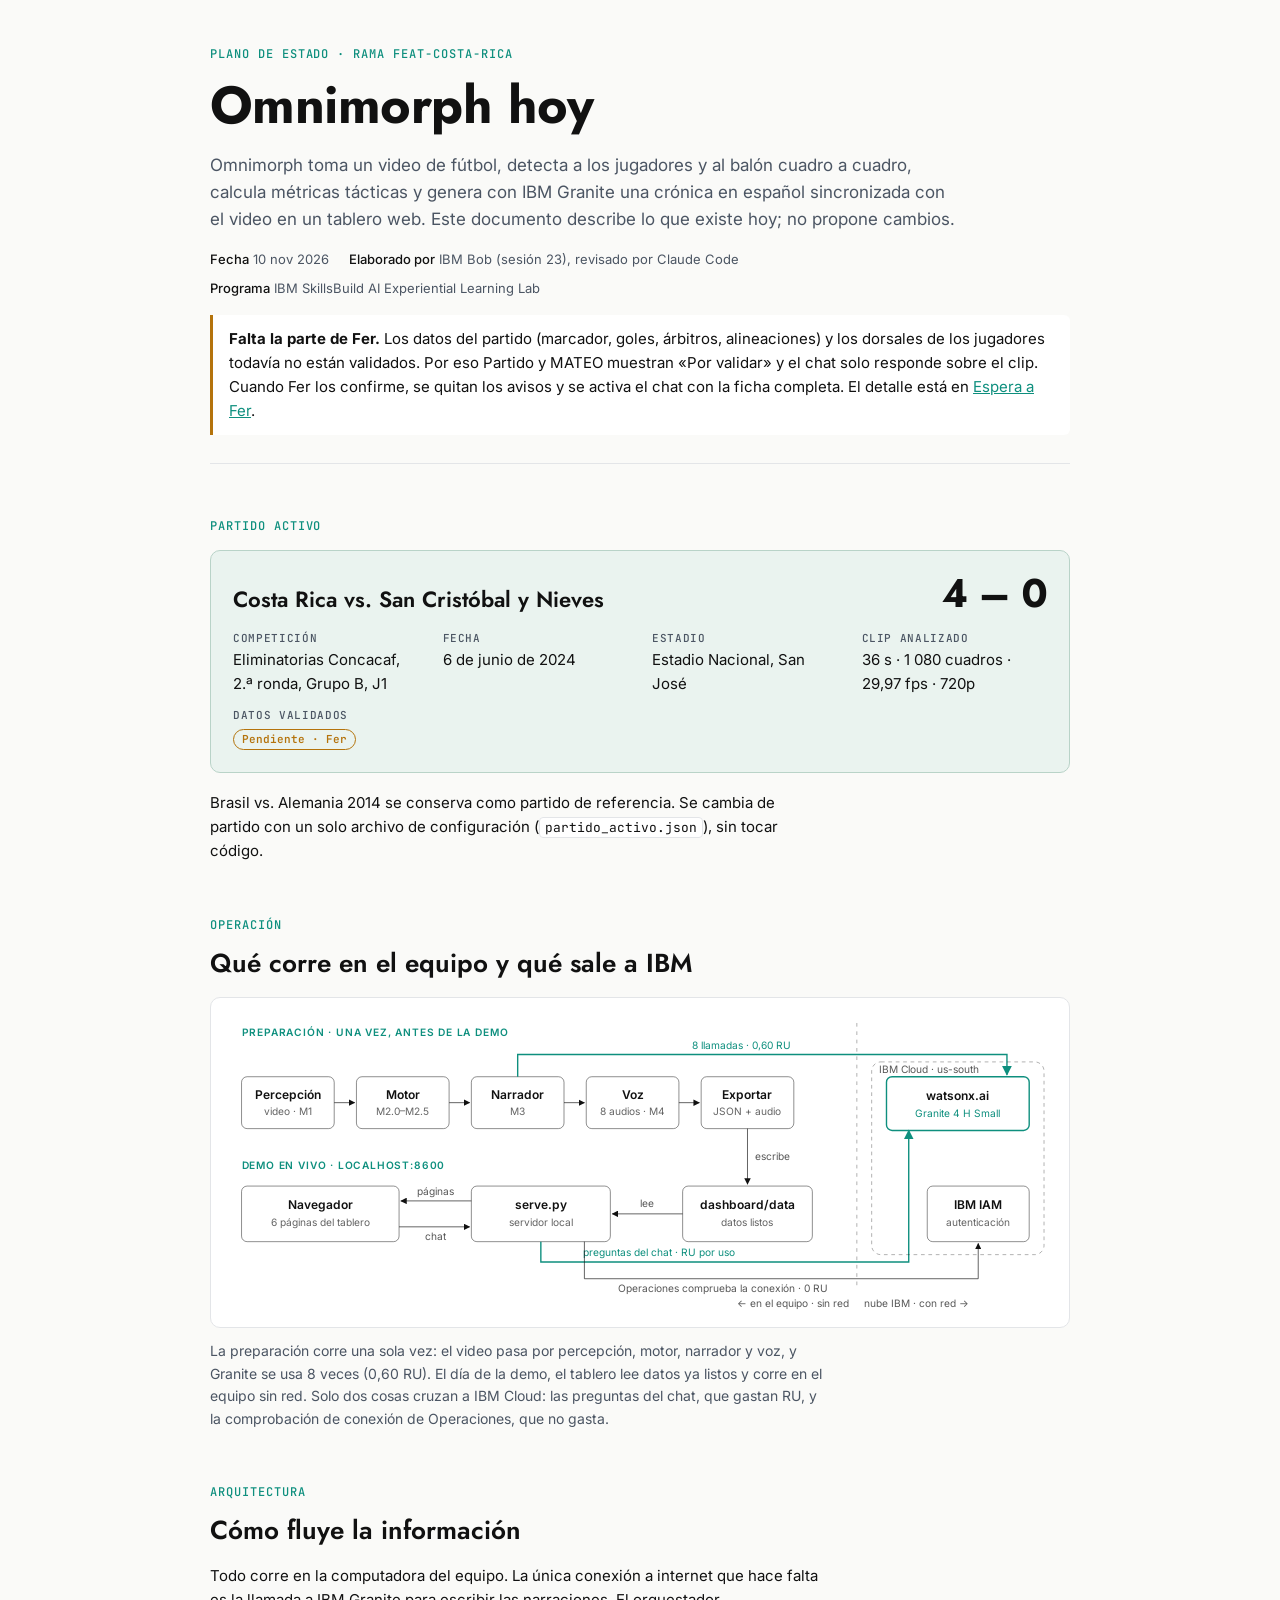
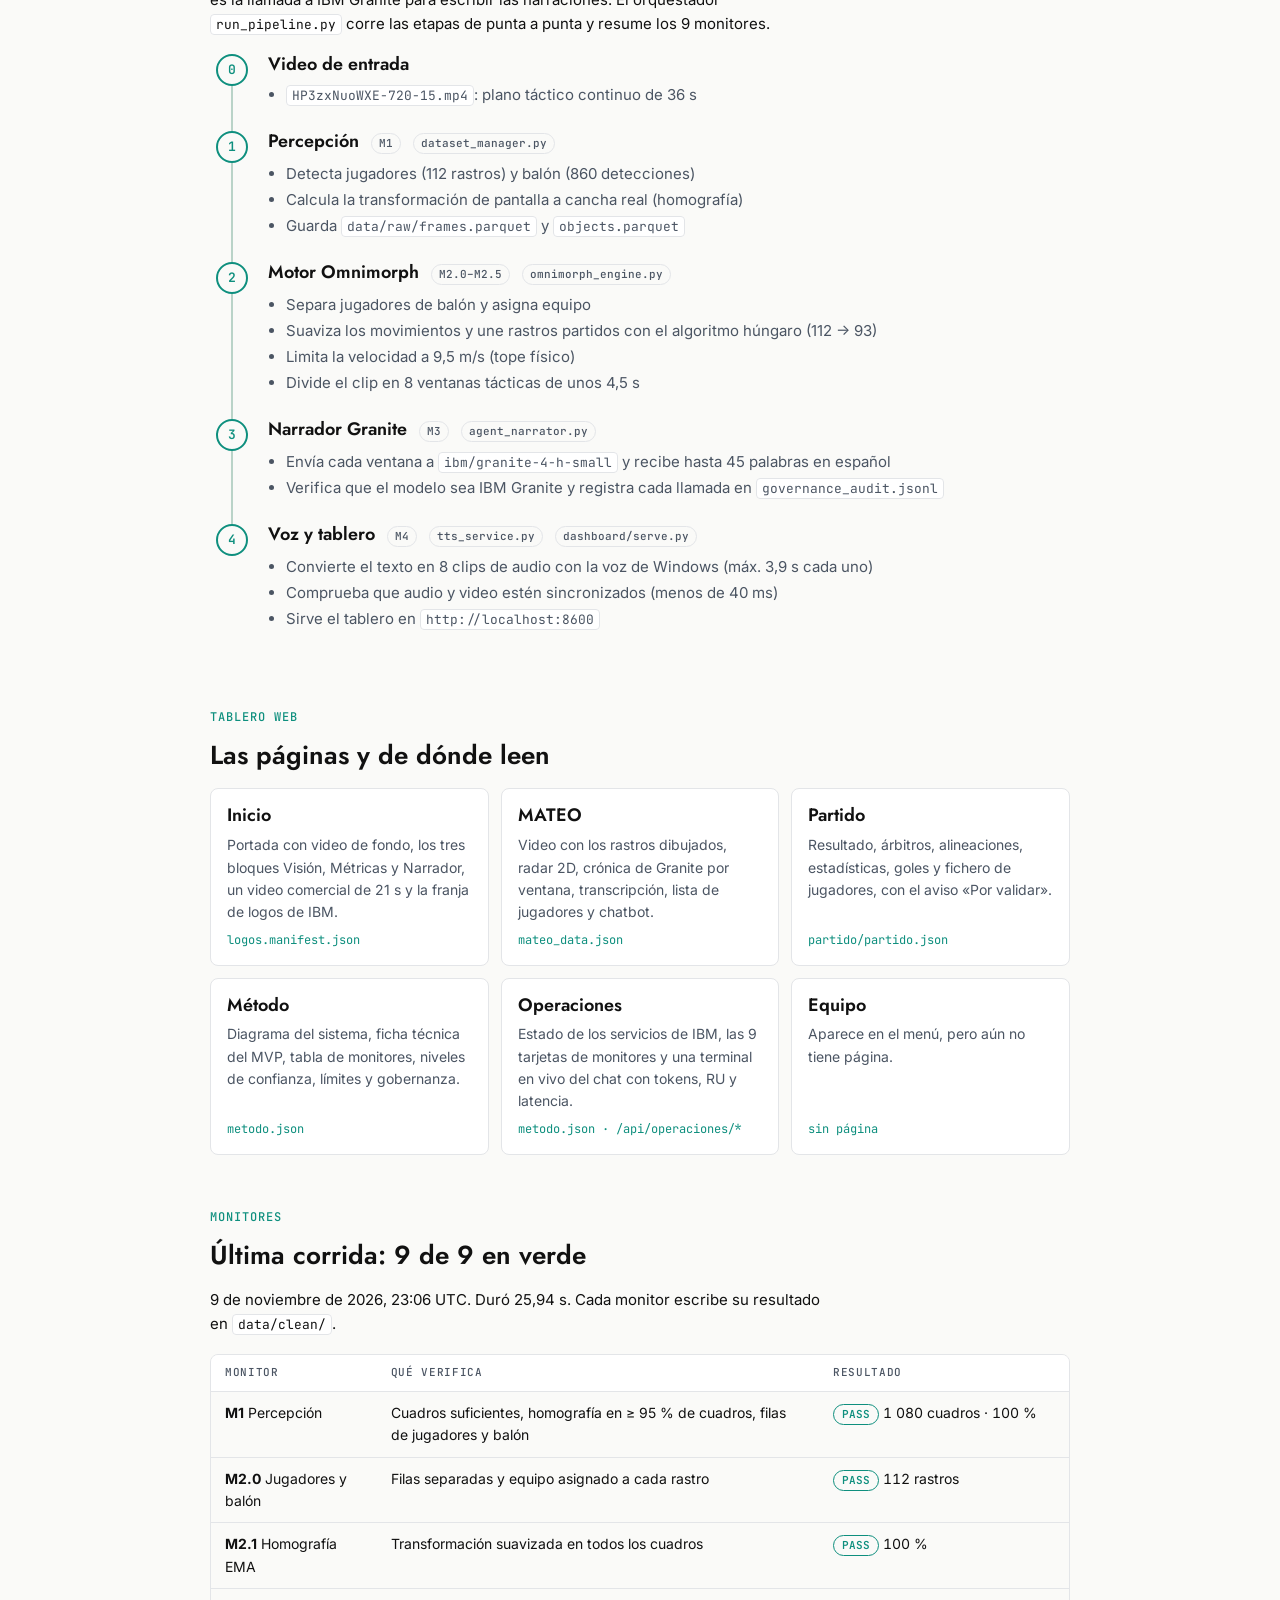
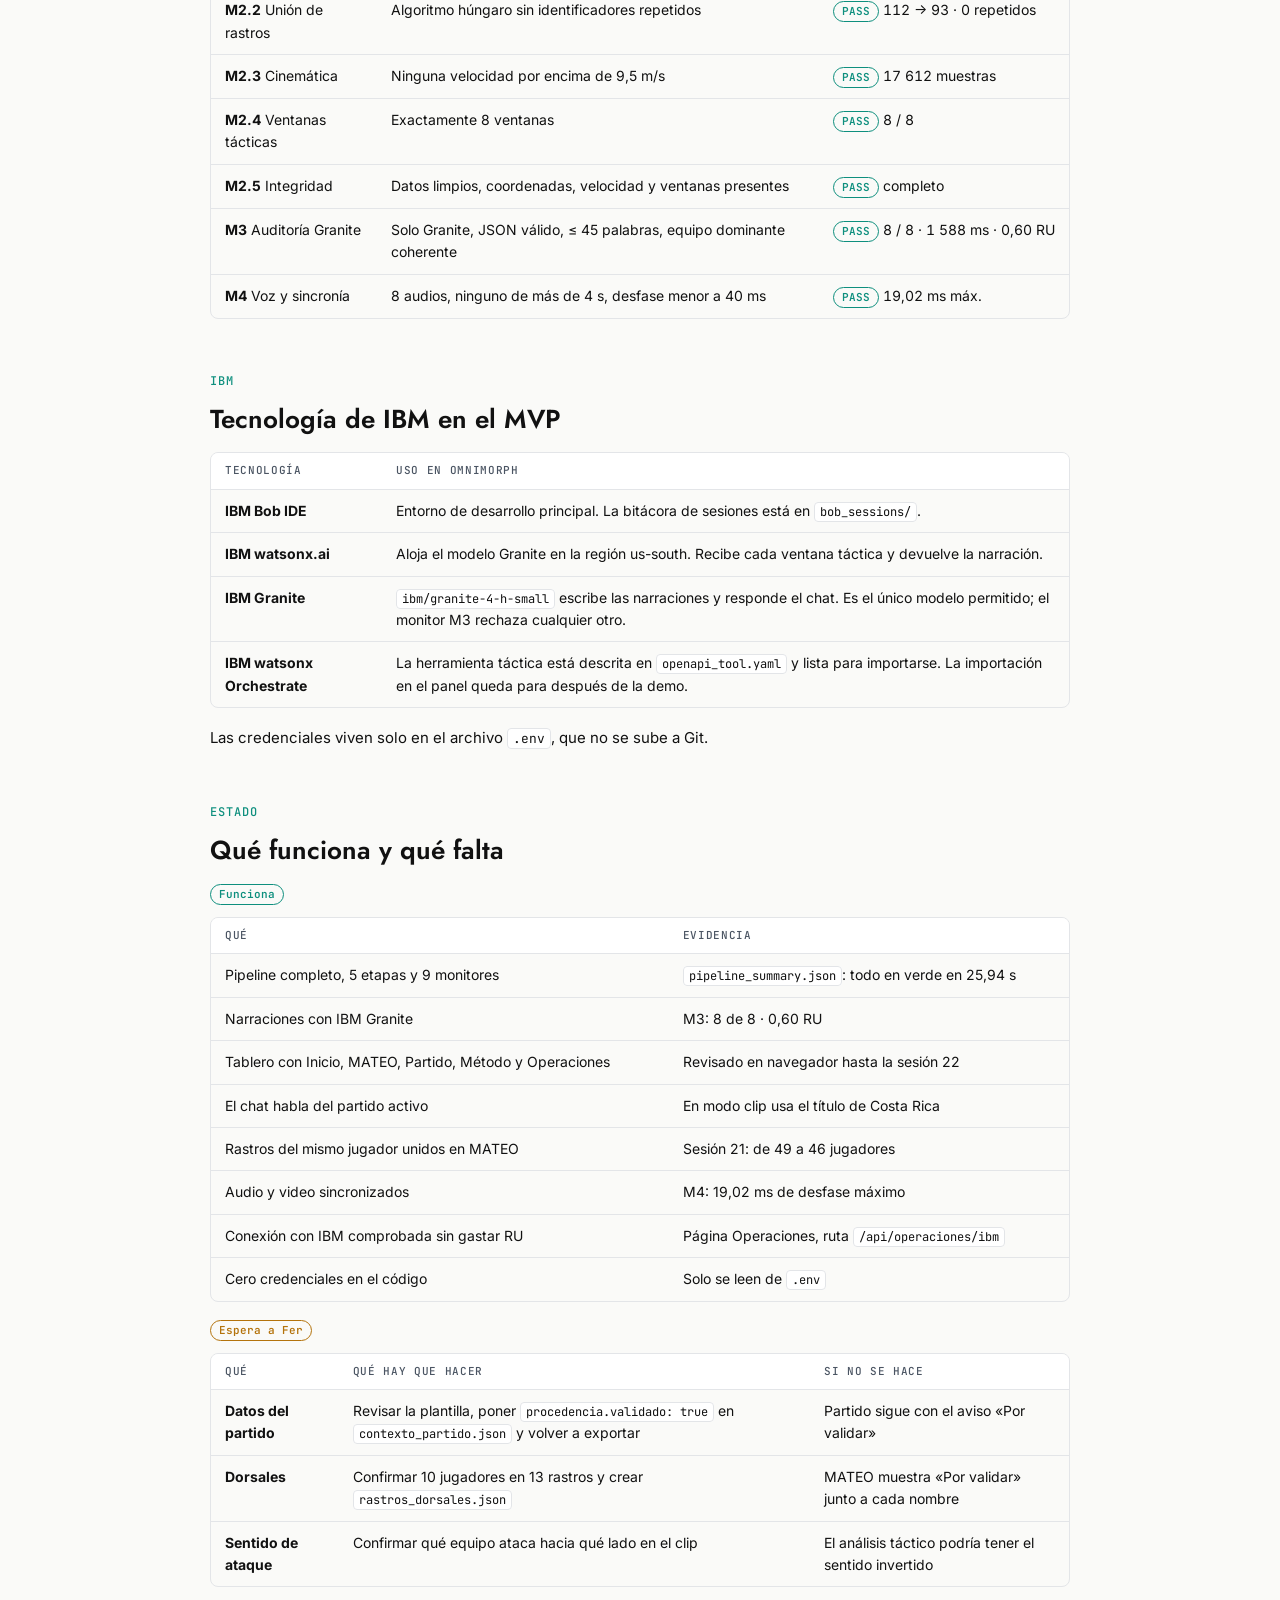
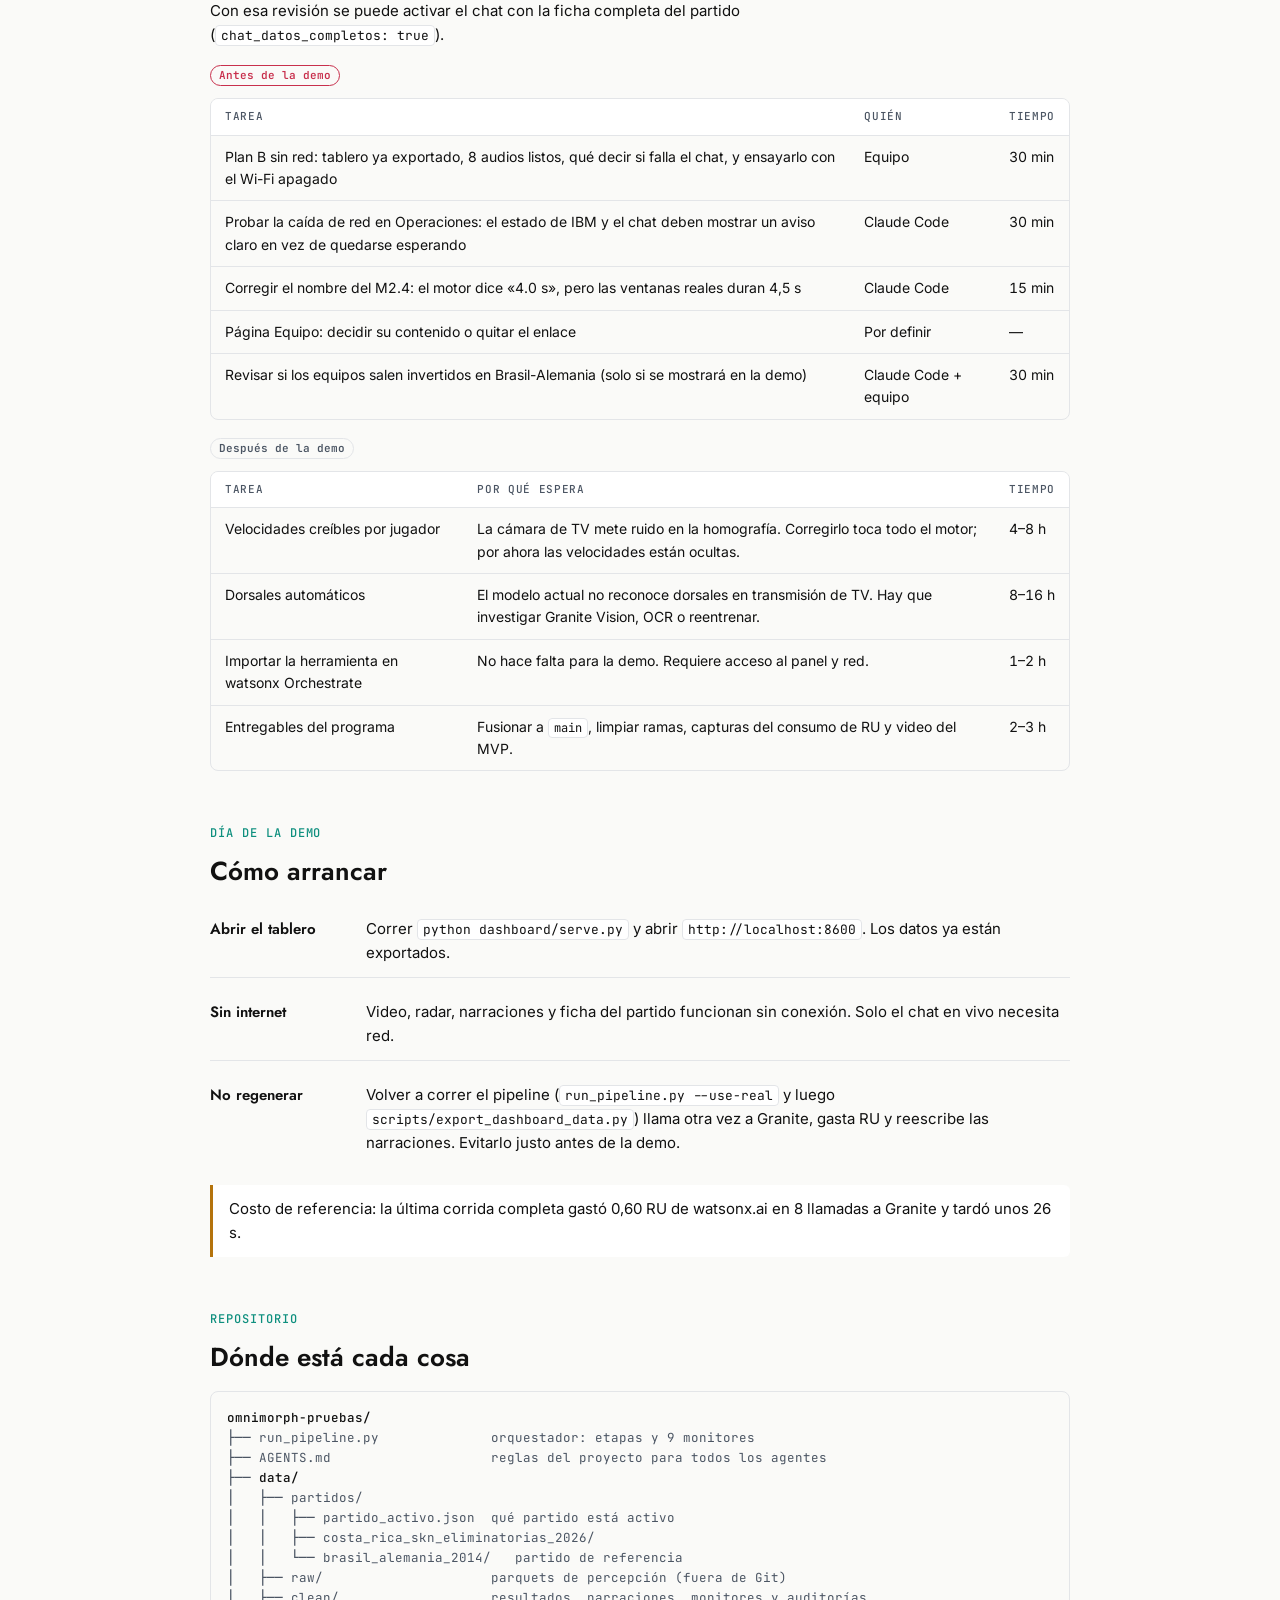
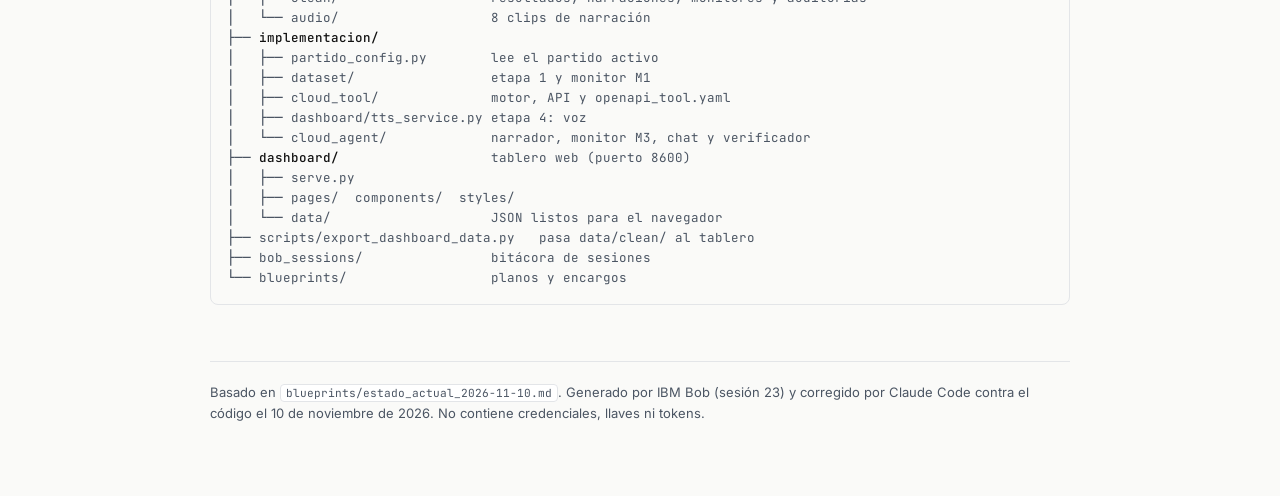
<file: blueprints/omnimorph_estado_actual.html>
<!doctype html>
<html lang="es">
<meta charset="utf-8">
<meta name="viewport" content="width=device-width, initial-scale=1">
<title>Omnimorph hoy</title>
<meta name="claude:viewport-fit-sides" content="cover">
<link rel="stylesheet" href="https://fonts.googleapis.com/css2?family=Jost:wght@500;600;700&family=Inter:wght@400;500;600&family=JetBrains+Mono:wght@400;500&display=swap">
<style>
/* Layout: una columna de lectura (≈ 70ch) con bandas de sección; tablas y diagrama con scroll propio. Paleta tomada del tablero Omnimorph (oscuro primero). */
:root {
  --bg: #111111;
  --surface: #1A1A1A;
  --border: #2A2A2A;
  --fg: #FFFFFF;
  --soft: #A1A1AE;
  --ok: #1FC8B0;
  --warn: #F5A623;
  --alert: #F24E6B;
  --pitch: #0E1A16;
  --pitch-line: #2A4A3E;
  --font-head: 'Jost', 'Segoe UI', system-ui, sans-serif;
  --font-body: 'Inter', 'Segoe UI', system-ui, sans-serif;
  --font-mono: 'JetBrains Mono', Consolas, monospace;
  color-scheme: dark;
}
@media (prefers-color-scheme: light) {
  :root:not([data-theme="dark"]) {
    --bg: #FAFAF8; --surface: #FFFFFF; --border: #E3E5E8; --fg: #111111; --soft: #4B5563;
    --ok: #0E8F7E; --warn: #B4730C; --alert: #C8304D; --pitch: #EAF3EF; --pitch-line: #B9D3C8;
    color-scheme: light;
  }
}
:root[data-theme="light"] {
  --bg: #FAFAF8; --surface: #FFFFFF; --border: #E3E5E8; --fg: #111111; --soft: #4B5563;
  --ok: #0E8F7E; --warn: #B4730C; --alert: #C8304D; --pitch: #EAF3EF; --pitch-line: #B9D3C8;
  color-scheme: light;
}
* { box-sizing: border-box; }
body {
  background: var(--bg); color: var(--fg);
  font: 15px/1.6 var(--font-body);
  padding-left: max(16px, env(safe-area-inset-left, 0px));
  padding-right: max(16px, env(safe-area-inset-right, 0px));
  padding-block: 40px 64px;
}
main { max-width: 860px; margin: 0 auto; display: flex; flex-direction: column; gap: 56px; }
h1, h2, h3 { font-family: var(--font-head); text-wrap: balance; margin: 0; line-height: 1.15; }
h1 { font-size: clamp(34px, 6vw, 52px); font-weight: 700; letter-spacing: -0.01em; }
h2 { font-size: 26px; font-weight: 600; }
h3 { font-size: 18px; font-weight: 600; }
p { margin: 0; max-width: 68ch; }
code, .mono { font-family: var(--font-mono); font-size: 0.86em; }
code { background: var(--surface); border: 1px solid var(--border); border-radius: 4px; padding: 1px 5px; overflow-wrap: anywhere; }
.eyebrow { font: 500 12px/1 var(--font-mono); letter-spacing: 0.08em; text-transform: uppercase; color: var(--ok); }
section { display: flex; flex-direction: column; gap: 18px; min-width: 0; }
.lead { color: var(--soft); font-size: 17px; }
header { display: flex; flex-direction: column; gap: 16px; padding-bottom: 28px; border-bottom: 1px solid var(--border); }
.meta { display: flex; flex-wrap: wrap; gap: 8px 20px; color: var(--soft); font-size: 13px; }
.meta b { color: var(--fg); font-weight: 500; }

/* Ficha del partido como marcador */
.score {
  background: var(--pitch); border: 1px solid var(--pitch-line); border-radius: 10px;
  padding: 22px; display: grid; gap: 18px;
}
.score-line { display: flex; flex-wrap: wrap; align-items: baseline; justify-content: space-between; gap: 8px 16px; }
.score-teams { font: 600 22px/1.2 var(--font-head); }
.score-num { font: 700 40px/1 var(--font-head); font-variant-numeric: tabular-nums; }
.facts { display: grid; grid-template-columns: repeat(auto-fit, minmax(170px, 1fr)); gap: 12px 24px; margin: 0; }
.facts div { min-width: 0; }
.facts dt { font: 500 11px/1.4 var(--font-mono); letter-spacing: 0.06em; text-transform: uppercase; color: var(--soft); }
.facts dd { margin: 2px 0 0; }

/* Pipeline */
.flow { display: grid; gap: 0; }
.stage { display: grid; grid-template-columns: 44px 1fr; gap: 14px; }
.rail { display: flex; flex-direction: column; align-items: center; }
.dot { width: 32px; height: 32px; border-radius: 50%; border: 2px solid var(--ok); display: grid; place-items: center; font: 600 13px var(--font-mono); color: var(--ok); flex: none; }
.line { flex: 1; width: 2px; background: var(--pitch-line); min-height: 16px; }
.stage:last-child .line { display: none; }
.stage-body { padding-bottom: 22px; min-width: 0; display: flex; flex-direction: column; gap: 6px; }
.stage-head { display: flex; flex-wrap: wrap; gap: 6px 12px; align-items: baseline; }
.tag { font: 500 11px/1 var(--font-mono); padding: 4px 7px; border-radius: 999px; border: 1px solid var(--border); color: var(--soft); white-space: nowrap; }
.stage ul { margin: 0; padding-left: 18px; color: var(--soft); }
.stage li { margin: 2px 0; }

/* Tablas */
.table-wrap { overflow-x: auto; border: 1px solid var(--border); border-radius: 8px; }
table { width: 100%; border-collapse: collapse; font-size: 14px; min-width: 560px; }
th, td { text-align: left; vertical-align: top; padding: 10px 14px; border-bottom: 1px solid var(--border); }
th { font: 500 11px/1.4 var(--font-mono); letter-spacing: 0.06em; text-transform: uppercase; color: var(--soft); background: var(--surface); }
tr:last-child td { border-bottom: 0; }
td.num { font-variant-numeric: tabular-nums; white-space: nowrap; }

.pill { display: inline-block; font: 600 11px/1 var(--font-mono); padding: 4px 8px; border-radius: 999px; white-space: nowrap; }
.pill.ok { color: var(--ok); border: 1px solid var(--ok); }
.pill.warn { color: var(--warn); border: 1px solid var(--warn); }
.pill.alert { color: var(--alert); border: 1px solid var(--alert); }

/* Páginas */
.pages { display: grid; grid-template-columns: repeat(auto-fit, minmax(240px, 1fr)); gap: 12px; }
.page { border: 1px solid var(--border); border-radius: 8px; padding: 16px; display: flex; flex-direction: column; gap: 8px; min-width: 0; background: var(--surface); }
.page p { color: var(--soft); font-size: 14px; }
.page .src { font: 12px/1.4 var(--font-mono); color: var(--ok); overflow-wrap: anywhere; margin-top: auto; }

/* Estado */
.status-group { display: flex; flex-direction: column; gap: 12px; }
.status-title { display: flex; align-items: center; gap: 10px; }
.callout { border-left: 3px solid var(--warn); padding: 12px 16px; background: var(--surface); border-radius: 0 6px 6px 0; }
.callout p { max-width: none; }

pre.tree { margin: 0; padding: 16px; font: 12.5px/1.6 var(--font-mono); color: var(--soft); white-space: pre; }
pre.tree b { color: var(--fg); font-weight: 500; }
.demo-steps { display: grid; gap: 10px; margin: 0; padding: 0; list-style: none; }
.demo-steps li { display: grid; grid-template-columns: 140px 1fr; gap: 4px 16px; padding: 12px 0; border-bottom: 1px solid var(--border); }
.demo-steps li:last-child { border-bottom: 0; }
.demo-steps b { font-family: var(--font-head); font-weight: 600; }
@media (max-width: 560px) { .demo-steps li { grid-template-columns: 1fr; } }
figure.ops { margin: 0; display: flex; flex-direction: column; gap: 12px; }
.ops-scroll { overflow-x: auto; border: 1px solid var(--border); border-radius: 10px; background: var(--surface); padding: 12px; }
.ops-scroll svg { display: block; width: 100%; min-width: 720px; height: auto; color: var(--fg); }
figure.ops figcaption { color: var(--soft); font-size: 14px; max-width: 68ch; }
footer { color: var(--soft); font-size: 13px; border-top: 1px solid var(--border); padding-top: 20px; }
a { color: var(--ok); }
:focus-visible { outline: 2px solid var(--ok); outline-offset: 2px; }
</style>

<main>
  <header>
    <span class="eyebrow">Plano de estado · rama feat-costa-rica</span>
    <h1>Omnimorph hoy</h1>
    <p class="lead">Omnimorph toma un video de fútbol, detecta a los jugadores y al balón cuadro a cuadro, calcula métricas tácticas y genera con IBM Granite una crónica en español sincronizada con el video en un tablero web. Este documento describe lo que existe hoy; no propone cambios.</p>
    <div class="meta">
      <span><b>Fecha</b> 10 nov 2026</span>
      <span><b>Elaborado por</b> IBM Bob (sesión 23), revisado por Claude Code</span>
      <span><b>Programa</b> IBM SkillsBuild AI Experiential Learning Lab</span>
    </div>
    <div class="callout">
      <p><b>Falta la parte de Fer.</b> Los datos del partido (marcador, goles, árbitros, alineaciones) y los dorsales de los jugadores todavía no están validados. Por eso Partido y MATEO muestran «Por validar» y el chat solo responde sobre el clip. Cuando Fer los confirme, se quitan los avisos y se activa el chat con la ficha completa. El detalle está en <a href="#fer">Espera a Fer</a>.</p>
    </div>
  </header>

  <section>
    <span class="eyebrow">Partido activo</span>
    <div class="score">
      <div class="score-line">
        <span class="score-teams">Costa Rica vs. San Cristóbal y Nieves</span>
        <span class="score-num">4 – 0</span>
      </div>
      <dl class="facts">
        <div><dt>Competición</dt><dd>Eliminatorias Concacaf, 2.ª ronda, Grupo B, J1</dd></div>
        <div><dt>Fecha</dt><dd>6 de junio de 2024</dd></div>
        <div><dt>Estadio</dt><dd>Estadio Nacional, San José</dd></div>
        <div><dt>Clip analizado</dt><dd>36 s · 1 080 cuadros · 29,97 fps · 720p</dd></div>
        <div><dt>Datos validados</dt><dd><span class="pill warn">Pendiente · Fer</span></dd></div>
      </dl>
    </div>
    <p>Brasil vs. Alemania 2014 se conserva como partido de referencia. Se cambia de partido con un solo archivo de configuración (<code>partido_activo.json</code>), sin tocar código.</p>
  </section>

  <section>
    <span class="eyebrow">Operación</span>
    <h2>Qué corre en el equipo y qué sale a IBM</h2>
    <figure class="ops">
      <div class="ops-scroll">
        <svg viewBox="0 0 900 330" role="img" aria-label="Flujo de operación: la preparación corre una vez y llama 8 veces a Granite; el día de la demo el tablero corre en el equipo sin red y solo el chat y la comprobación de Operaciones salen a IBM Cloud.">
          <defs>
            <marker id="a" viewBox="0 0 10 10" refX="9" refY="5" markerWidth="7" markerHeight="7" orient="auto-start-reverse"><path d="M0 0 L10 5 L0 10 z" fill="currentColor"/></marker>
            <marker id="ai" viewBox="0 0 10 10" refX="9" refY="5" markerWidth="7" markerHeight="7" orient="auto-start-reverse"><path d="M0 0 L10 5 L0 10 z" style="fill:var(--ok)"/></marker>
          </defs>
          <g font-family="Inter, Segoe UI, sans-serif" fill="currentColor">
            <!-- Frontera de red -->
            <line x1="684" y1="14" x2="684" y2="300" stroke="currentColor" stroke-opacity="0.35" stroke-dasharray="4 5"/>
            <text x="676" y="320" font-size="11" text-anchor="end" fill-opacity="0.7">← en el equipo · sin red</text>
            <text x="692" y="320" font-size="11" fill-opacity="0.7">nube IBM · con red →</text>

            <!-- Banda 1: preparación -->
            <text x="20" y="28" font-size="11" font-weight="600" letter-spacing="0.08em" style="fill:var(--ok)">PREPARACIÓN · UNA VEZ, ANTES DE LA DEMO</text>
            <g fill="none" stroke="currentColor" stroke-opacity="0.5">
              <rect x="20" y="72" width="100" height="56" rx="6"/>
              <rect x="144" y="72" width="100" height="56" rx="6"/>
              <rect x="268" y="72" width="100" height="56" rx="6"/>
              <rect x="392" y="72" width="100" height="56" rx="6"/>
              <rect x="516" y="72" width="100" height="56" rx="6"/>
            </g>
            <g font-size="13" font-weight="600" text-anchor="middle">
              <text x="70" y="96">Percepción</text>
              <text x="194" y="96">Motor</text>
              <text x="318" y="96">Narrador</text>
              <text x="442" y="96">Voz</text>
              <text x="566" y="96">Exportar</text>
            </g>
            <g font-size="11" text-anchor="middle" fill-opacity="0.65">
              <text x="70" y="113">video · M1</text>
              <text x="194" y="113">M2.0–M2.5</text>
              <text x="318" y="113">M3</text>
              <text x="442" y="113">8 audios · M4</text>
              <text x="566" y="113">JSON + audio</text>
            </g>
            <g stroke="currentColor" stroke-opacity="0.7" marker-end="url(#a)">
              <line x1="120" y1="100" x2="142" y2="100"/>
              <line x1="244" y1="100" x2="266" y2="100"/>
              <line x1="368" y1="100" x2="390" y2="100"/>
              <line x1="492" y1="100" x2="514" y2="100"/>
            </g>

            <!-- Narrador a Granite -->
            <path d="M318 72 V48 H846 V70" fill="none" style="stroke:var(--ok)" stroke-width="1.5" marker-end="url(#ai)"/>
            <text x="560" y="42" font-size="11" text-anchor="middle" style="fill:var(--ok)">8 llamadas · 0,60 RU</text>

            <!-- Exportar a datos -->
            <line x1="566" y1="128" x2="566" y2="188" stroke="currentColor" stroke-opacity="0.7" marker-end="url(#a)"/>
            <text x="574" y="162" font-size="11" fill-opacity="0.7">escribe</text>

            <!-- Banda 2: demo en vivo -->
            <text x="20" y="172" font-size="11" font-weight="600" letter-spacing="0.08em" style="fill:var(--ok)">DEMO EN VIVO · LOCALHOST:8600</text>
            <g fill="none" stroke="currentColor" stroke-opacity="0.5">
              <rect x="20" y="190" width="170" height="60" rx="6"/>
              <rect x="268" y="190" width="150" height="60" rx="6"/>
              <rect x="496" y="190" width="140" height="60" rx="6"/>
            </g>
            <g font-size="13" font-weight="600" text-anchor="middle">
              <text x="105" y="215">Navegador</text>
              <text x="343" y="215">serve.py</text>
              <text x="566" y="215">dashboard/data</text>
            </g>
            <g font-size="11" text-anchor="middle" fill-opacity="0.65">
              <text x="105" y="233">6 páginas del tablero</text>
              <text x="343" y="233">servidor local</text>
              <text x="566" y="233">datos listos</text>
            </g>
            <line x1="496" y1="220" x2="420" y2="220" stroke="currentColor" stroke-opacity="0.7" marker-end="url(#a)"/>
            <text x="458" y="213" font-size="11" text-anchor="middle" fill-opacity="0.7">lee</text>
            <line x1="268" y1="206" x2="192" y2="206" stroke="currentColor" stroke-opacity="0.7" marker-end="url(#a)"/>
            <text x="229" y="200" font-size="11" text-anchor="middle" fill-opacity="0.7">páginas</text>
            <line x1="190" y1="234" x2="266" y2="234" stroke="currentColor" stroke-opacity="0.7" marker-end="url(#a)"/>
            <text x="229" y="248" font-size="11" text-anchor="middle" fill-opacity="0.7">chat</text>

            <!-- Salidas a IBM durante la demo -->
            <path d="M343 250 V272 H740 V130" fill="none" style="stroke:var(--ok)" stroke-width="1.5" marker-end="url(#ai)"/>
            <text x="470" y="266" font-size="11" text-anchor="middle" style="fill:var(--ok)">preguntas del chat · RU por uso</text>
            <path d="M390 250 V290 H815 V252" fill="none" stroke="currentColor" stroke-opacity="0.7" marker-end="url(#a)"/>
            <text x="540" y="304" font-size="11" text-anchor="middle" fill-opacity="0.7">Operaciones comprueba la conexión · 0 RU</text>

            <!-- Nube IBM -->
            <rect x="700" y="56" width="186" height="208" rx="10" fill="none" stroke="currentColor" stroke-opacity="0.35" stroke-dasharray="4 4"/>
            <text x="708" y="68" font-size="11" fill-opacity="0.7">IBM Cloud · us-south</text>
            <rect x="716" y="72" width="154" height="58" rx="6" fill="none" style="stroke:var(--ok)" stroke-width="1.5"/>
            <text x="793" y="97" font-size="13" font-weight="600" text-anchor="middle">watsonx.ai</text>
            <text x="793" y="115" font-size="11" text-anchor="middle" style="fill:var(--ok)">Granite 4 H Small</text>
            <rect x="760" y="190" width="110" height="60" rx="6" fill="none" stroke="currentColor" stroke-opacity="0.5"/>
            <text x="815" y="215" font-size="13" font-weight="600" text-anchor="middle">IBM IAM</text>
            <text x="815" y="233" font-size="11" text-anchor="middle" fill-opacity="0.65">autenticación</text>
          </g>
        </svg>
      </div>
      <figcaption>La preparación corre una sola vez: el video pasa por percepción, motor, narrador y voz, y Granite se usa 8 veces (0,60 RU). El día de la demo, el tablero lee datos ya listos y corre en el equipo sin red. Solo dos cosas cruzan a IBM Cloud: las preguntas del chat, que gastan RU, y la comprobación de conexión de Operaciones, que no gasta.</figcaption>
    </figure>
  </section>

  <section>
    <span class="eyebrow">Arquitectura</span>
    <h2>Cómo fluye la información</h2>
    <p>Todo corre en la computadora del equipo. La única conexión a internet que hace falta es la llamada a IBM Granite para escribir las narraciones. El orquestador <code>run_pipeline.py</code> corre las etapas de punta a punta y resume los 9 monitores.</p>
    <div class="flow">
      <div class="stage">
        <div class="rail"><span class="dot">0</span><span class="line"></span></div>
        <div class="stage-body">
          <div class="stage-head"><h3>Video de entrada</h3></div>
          <ul><li><code>HP3zxNuoWXE-720-15.mp4</code>: plano táctico continuo de 36 s</li></ul>
        </div>
      </div>
      <div class="stage">
        <div class="rail"><span class="dot">1</span><span class="line"></span></div>
        <div class="stage-body">
          <div class="stage-head"><h3>Percepción</h3><span class="tag">M1</span><span class="tag">dataset_manager.py</span></div>
          <ul>
            <li>Detecta jugadores (112 rastros) y balón (860 detecciones)</li>
            <li>Calcula la transformación de pantalla a cancha real (homografía)</li>
            <li>Guarda <code>data/raw/frames.parquet</code> y <code>objects.parquet</code></li>
          </ul>
        </div>
      </div>
      <div class="stage">
        <div class="rail"><span class="dot">2</span><span class="line"></span></div>
        <div class="stage-body">
          <div class="stage-head"><h3>Motor Omnimorph</h3><span class="tag">M2.0–M2.5</span><span class="tag">omnimorph_engine.py</span></div>
          <ul>
            <li>Separa jugadores de balón y asigna equipo</li>
            <li>Suaviza los movimientos y une rastros partidos con el algoritmo húngaro (112 → 93)</li>
            <li>Limita la velocidad a 9,5 m/s (tope físico)</li>
            <li>Divide el clip en 8 ventanas tácticas de unos 4,5 s</li>
          </ul>
        </div>
      </div>
      <div class="stage">
        <div class="rail"><span class="dot">3</span><span class="line"></span></div>
        <div class="stage-body">
          <div class="stage-head"><h3>Narrador Granite</h3><span class="tag">M3</span><span class="tag">agent_narrator.py</span></div>
          <ul>
            <li>Envía cada ventana a <code>ibm/granite-4-h-small</code> y recibe hasta 45 palabras en español</li>
            <li>Verifica que el modelo sea IBM Granite y registra cada llamada en <code>governance_audit.jsonl</code></li>
          </ul>
        </div>
      </div>
      <div class="stage">
        <div class="rail"><span class="dot">4</span><span class="line"></span></div>
        <div class="stage-body">
          <div class="stage-head"><h3>Voz y tablero</h3><span class="tag">M4</span><span class="tag">tts_service.py</span><span class="tag">dashboard/serve.py</span></div>
          <ul>
            <li>Convierte el texto en 8 clips de audio con la voz de Windows (máx. 3,9 s cada uno)</li>
            <li>Comprueba que audio y video estén sincronizados (menos de 40 ms)</li>
            <li>Sirve el tablero en <code>http://localhost:8600</code></li>
          </ul>
        </div>
      </div>
    </div>
  </section>

  <section>
    <span class="eyebrow">Tablero web</span>
    <h2>Las páginas y de dónde leen</h2>
    <div class="pages">
      <article class="page"><h3>Inicio</h3><p>Portada con video de fondo, los tres bloques Visión, Métricas y Narrador, un video comercial de 21 s y la franja de logos de IBM.</p><span class="src">logos.manifest.json</span></article>
      <article class="page"><h3>MATEO</h3><p>Video con los rastros dibujados, radar 2D, crónica de Granite por ventana, transcripción, lista de jugadores y chatbot.</p><span class="src">mateo_data.json</span></article>
      <article class="page"><h3>Partido</h3><p>Resultado, árbitros, alineaciones, estadísticas, goles y fichero de jugadores, con el aviso «Por validar».</p><span class="src">partido/partido.json</span></article>
      <article class="page"><h3>Método</h3><p>Diagrama del sistema, ficha técnica del MVP, tabla de monitores, niveles de confianza, límites y gobernanza.</p><span class="src">metodo.json</span></article>
      <article class="page"><h3>Operaciones</h3><p>Estado de los servicios de IBM, las 9 tarjetas de monitores y una terminal en vivo del chat con tokens, RU y latencia.</p><span class="src">metodo.json · /api/operaciones/*</span></article>
      <article class="page"><h3>Equipo</h3><p>Aparece en el menú, pero aún no tiene página.</p><span class="src">sin página</span></article>
    </div>
  </section>

  <section>
    <span class="eyebrow">Monitores</span>
    <h2>Última corrida: 9 de 9 en verde</h2>
    <p>9 de noviembre de 2026, 23:06 UTC. Duró 25,94 s. Cada monitor escribe su resultado en <code>data/clean/</code>.</p>
    <div class="table-wrap">
      <table>
        <thead><tr><th>Monitor</th><th>Qué verifica</th><th>Resultado</th></tr></thead>
        <tbody>
          <tr><td><b>M1</b> Percepción</td><td>Cuadros suficientes, homografía en ≥ 95 % de cuadros, filas de jugadores y balón</td><td class="num"><span class="pill ok">PASS</span> 1 080 cuadros · 100 %</td></tr>
          <tr><td><b>M2.0</b> Jugadores y balón</td><td>Filas separadas y equipo asignado a cada rastro</td><td class="num"><span class="pill ok">PASS</span> 112 rastros</td></tr>
          <tr><td><b>M2.1</b> Homografía EMA</td><td>Transformación suavizada en todos los cuadros</td><td class="num"><span class="pill ok">PASS</span> 100 %</td></tr>
          <tr><td><b>M2.2</b> Unión de rastros</td><td>Algoritmo húngaro sin identificadores repetidos</td><td class="num"><span class="pill ok">PASS</span> 112 → 93 · 0 repetidos</td></tr>
          <tr><td><b>M2.3</b> Cinemática</td><td>Ninguna velocidad por encima de 9,5 m/s</td><td class="num"><span class="pill ok">PASS</span> 17 612 muestras</td></tr>
          <tr><td><b>M2.4</b> Ventanas tácticas</td><td>Exactamente 8 ventanas</td><td class="num"><span class="pill ok">PASS</span> 8 / 8</td></tr>
          <tr><td><b>M2.5</b> Integridad</td><td>Datos limpios, coordenadas, velocidad y ventanas presentes</td><td class="num"><span class="pill ok">PASS</span> completo</td></tr>
          <tr><td><b>M3</b> Auditoría Granite</td><td>Solo Granite, JSON válido, ≤ 45 palabras, equipo dominante coherente</td><td class="num"><span class="pill ok">PASS</span> 8 / 8 · 1 588 ms · 0,60 RU</td></tr>
          <tr><td><b>M4</b> Voz y sincronía</td><td>8 audios, ninguno de más de 4 s, desfase menor a 40 ms</td><td class="num"><span class="pill ok">PASS</span> 19,02 ms máx.</td></tr>
        </tbody>
      </table>
    </div>
  </section>

  <section>
    <span class="eyebrow">IBM</span>
    <h2>Tecnología de IBM en el MVP</h2>
    <div class="table-wrap">
      <table>
        <thead><tr><th>Tecnología</th><th>Uso en Omnimorph</th></tr></thead>
        <tbody>
          <tr><td><b>IBM Bob IDE</b></td><td>Entorno de desarrollo principal. La bitácora de sesiones está en <code>bob_sessions/</code>.</td></tr>
          <tr><td><b>IBM watsonx.ai</b></td><td>Aloja el modelo Granite en la región us-south. Recibe cada ventana táctica y devuelve la narración.</td></tr>
          <tr><td><b>IBM Granite</b></td><td><code>ibm/granite-4-h-small</code> escribe las narraciones y responde el chat. Es el único modelo permitido; el monitor M3 rechaza cualquier otro.</td></tr>
          <tr><td><b>IBM watsonx Orchestrate</b></td><td>La herramienta táctica está descrita en <code>openapi_tool.yaml</code> y lista para importarse. La importación en el panel queda para después de la demo.</td></tr>
        </tbody>
      </table>
    </div>
    <p>Las credenciales viven solo en el archivo <code>.env</code>, que no se sube a Git.</p>
  </section>

  <section>
    <span class="eyebrow">Estado</span>
    <h2>Qué funciona y qué falta</h2>

    <div class="status-group">
      <div class="status-title"><span class="pill ok">Funciona</span></div>
      <div class="table-wrap">
        <table>
          <thead><tr><th>Qué</th><th>Evidencia</th></tr></thead>
          <tbody>
            <tr><td>Pipeline completo, 5 etapas y 9 monitores</td><td><code>pipeline_summary.json</code>: todo en verde en 25,94 s</td></tr>
            <tr><td>Narraciones con IBM Granite</td><td>M3: 8 de 8 · 0,60 RU</td></tr>
            <tr><td>Tablero con Inicio, MATEO, Partido, Método y Operaciones</td><td>Revisado en navegador hasta la sesión 22</td></tr>
            <tr><td>El chat habla del partido activo</td><td>En modo clip usa el título de Costa Rica</td></tr>
            <tr><td>Rastros del mismo jugador unidos en MATEO</td><td>Sesión 21: de 49 a 46 jugadores</td></tr>
            <tr><td>Audio y video sincronizados</td><td>M4: 19,02 ms de desfase máximo</td></tr>
            <tr><td>Conexión con IBM comprobada sin gastar RU</td><td>Página Operaciones, ruta <code>/api/operaciones/ibm</code></td></tr>
            <tr><td>Cero credenciales en el código</td><td>Solo se leen de <code>.env</code></td></tr>
          </tbody>
        </table>
      </div>
    </div>

    <div class="status-group" id="fer">
      <div class="status-title"><span class="pill warn">Espera a Fer</span></div>
      <div class="table-wrap">
        <table>
          <thead><tr><th>Qué</th><th>Qué hay que hacer</th><th>Si no se hace</th></tr></thead>
          <tbody>
            <tr><td><b>Datos del partido</b></td><td>Revisar la plantilla, poner <code>procedencia.validado: true</code> en <code>contexto_partido.json</code> y volver a exportar</td><td>Partido sigue con el aviso «Por validar»</td></tr>
            <tr><td><b>Dorsales</b></td><td>Confirmar 10 jugadores en 13 rastros y crear <code>rastros_dorsales.json</code></td><td>MATEO muestra «Por validar» junto a cada nombre</td></tr>
            <tr><td><b>Sentido de ataque</b></td><td>Confirmar qué equipo ataca hacia qué lado en el clip</td><td>El análisis táctico podría tener el sentido invertido</td></tr>
          </tbody>
        </table>
      </div>
      <p>Con esa revisión se puede activar el chat con la ficha completa del partido (<code>chat_datos_completos: true</code>).</p>
    </div>

    <div class="status-group">
      <div class="status-title"><span class="pill alert">Antes de la demo</span></div>
      <div class="table-wrap">
        <table>
          <thead><tr><th>Tarea</th><th>Quién</th><th>Tiempo</th></tr></thead>
          <tbody>
            <tr><td>Plan B sin red: tablero ya exportado, 8 audios listos, qué decir si falla el chat, y ensayarlo con el Wi-Fi apagado</td><td>Equipo</td><td class="num">30 min</td></tr>
            <tr><td>Probar la caída de red en Operaciones: el estado de IBM y el chat deben mostrar un aviso claro en vez de quedarse esperando</td><td>Claude Code</td><td class="num">30 min</td></tr>
            <tr><td>Corregir el nombre del M2.4: el motor dice «4.0 s», pero las ventanas reales duran 4,5 s</td><td>Claude Code</td><td class="num">15 min</td></tr>
            <tr><td>Página Equipo: decidir su contenido o quitar el enlace</td><td>Por definir</td><td class="num">—</td></tr>
            <tr><td>Revisar si los equipos salen invertidos en Brasil-Alemania (solo si se mostrará en la demo)</td><td>Claude Code + equipo</td><td class="num">30 min</td></tr>
          </tbody>
        </table>
      </div>
    </div>

    <div class="status-group">
      <div class="status-title"><span class="pill" style="color:var(--soft);border:1px solid var(--border)">Después de la demo</span></div>
      <div class="table-wrap">
        <table>
          <thead><tr><th>Tarea</th><th>Por qué espera</th><th>Tiempo</th></tr></thead>
          <tbody>
            <tr><td>Velocidades creíbles por jugador</td><td>La cámara de TV mete ruido en la homografía. Corregirlo toca todo el motor; por ahora las velocidades están ocultas.</td><td class="num">4–8 h</td></tr>
            <tr><td>Dorsales automáticos</td><td>El modelo actual no reconoce dorsales en transmisión de TV. Hay que investigar Granite Vision, OCR o reentrenar.</td><td class="num">8–16 h</td></tr>
            <tr><td>Importar la herramienta en watsonx Orchestrate</td><td>No hace falta para la demo. Requiere acceso al panel y red.</td><td class="num">1–2 h</td></tr>
            <tr><td>Entregables del programa</td><td>Fusionar a <code>main</code>, limpiar ramas, capturas del consumo de RU y video del MVP.</td><td class="num">2–3 h</td></tr>
          </tbody>
        </table>
      </div>
    </div>
  </section>

  <section>
    <span class="eyebrow">Día de la demo</span>
    <h2>Cómo arrancar</h2>
    <ol class="demo-steps">
      <li><b>Abrir el tablero</b><span>Correr <code>python dashboard/serve.py</code> y abrir <code>http://localhost:8600</code>. Los datos ya están exportados.</span></li>
      <li><b>Sin internet</b><span>Video, radar, narraciones y ficha del partido funcionan sin conexión. Solo el chat en vivo necesita red.</span></li>
      <li><b>No regenerar</b><span>Volver a correr el pipeline (<code>run_pipeline.py --use-real</code> y luego <code>scripts/export_dashboard_data.py</code>) llama otra vez a Granite, gasta RU y reescribe las narraciones. Evitarlo justo antes de la demo.</span></li>
    </ol>
    <div class="callout"><p>Costo de referencia: la última corrida completa gastó 0,60 RU de watsonx.ai en 8 llamadas a Granite y tardó unos 26 s.</p></div>
  </section>

  <section>
    <span class="eyebrow">Repositorio</span>
    <h2>Dónde está cada cosa</h2>
    <div class="table-wrap">
<pre class="tree"><b>omnimorph-pruebas/</b>
├── run_pipeline.py              orquestador: etapas y 9 monitores
├── AGENTS.md                    reglas del proyecto para todos los agentes
├── <b>data/</b>
│   ├── partidos/
│   │   ├── partido_activo.json  qué partido está activo
│   │   ├── costa_rica_skn_eliminatorias_2026/
│   │   └── brasil_alemania_2014/   partido de referencia
│   ├── raw/                     parquets de percepción (fuera de Git)
│   ├── clean/                   resultados, narraciones, monitores y auditorías
│   └── audio/                   8 clips de narración
├── <b>implementacion/</b>
│   ├── partido_config.py        lee el partido activo
│   ├── dataset/                 etapa 1 y monitor M1
│   ├── cloud_tool/              motor, API y openapi_tool.yaml
│   ├── dashboard/tts_service.py etapa 4: voz
│   └── cloud_agent/             narrador, monitor M3, chat y verificador
├── <b>dashboard/</b>                   tablero web (puerto 8600)
│   ├── serve.py
│   ├── pages/  components/  styles/
│   └── data/                    JSON listos para el navegador
├── scripts/export_dashboard_data.py   pasa data/clean/ al tablero
├── bob_sessions/                bitácora de sesiones
└── blueprints/                  planos y encargos</pre>
    </div>
  </section>

  <footer>Basado en <code>blueprints/estado_actual_2026-11-10.md</code>. Generado por IBM Bob (sesión 23) y corregido por Claude Code contra el código el 10 de noviembre de 2026. No contiene credenciales, llaves ni tokens.</footer>
</main>
</file>
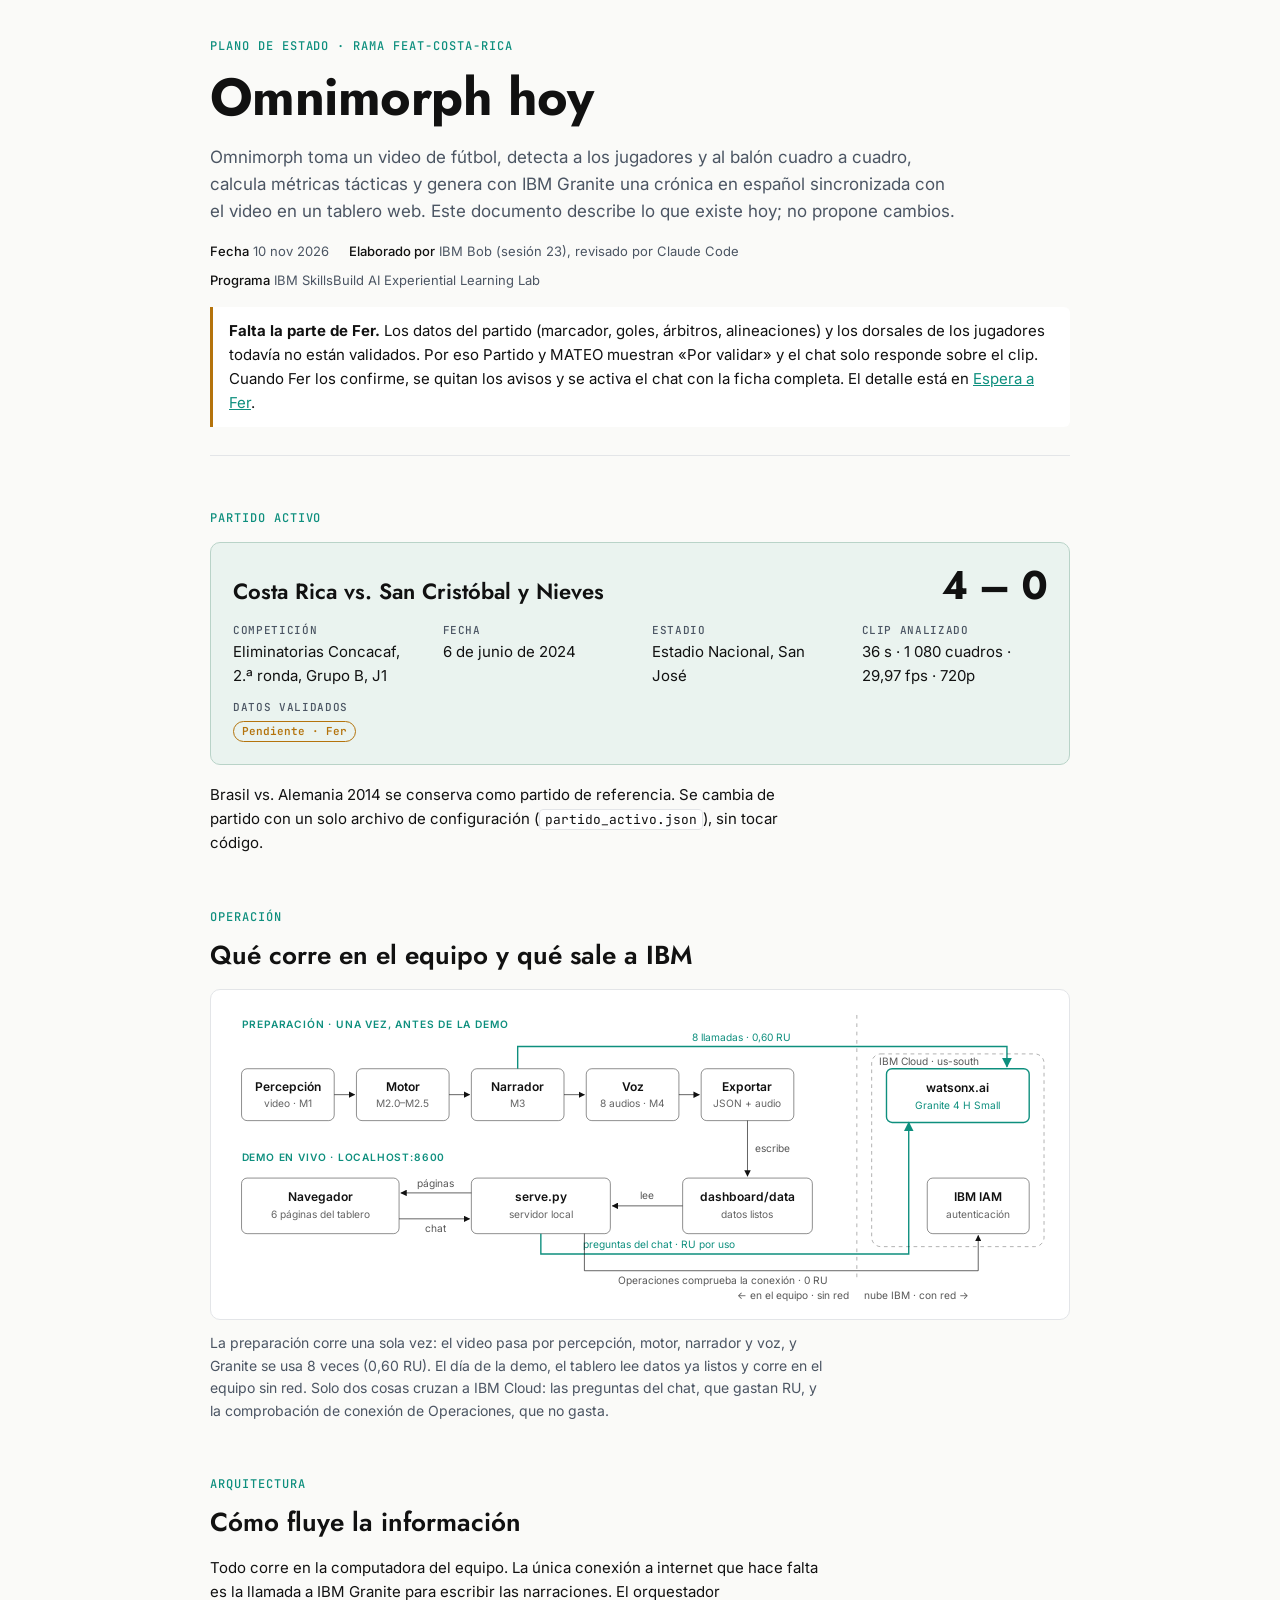
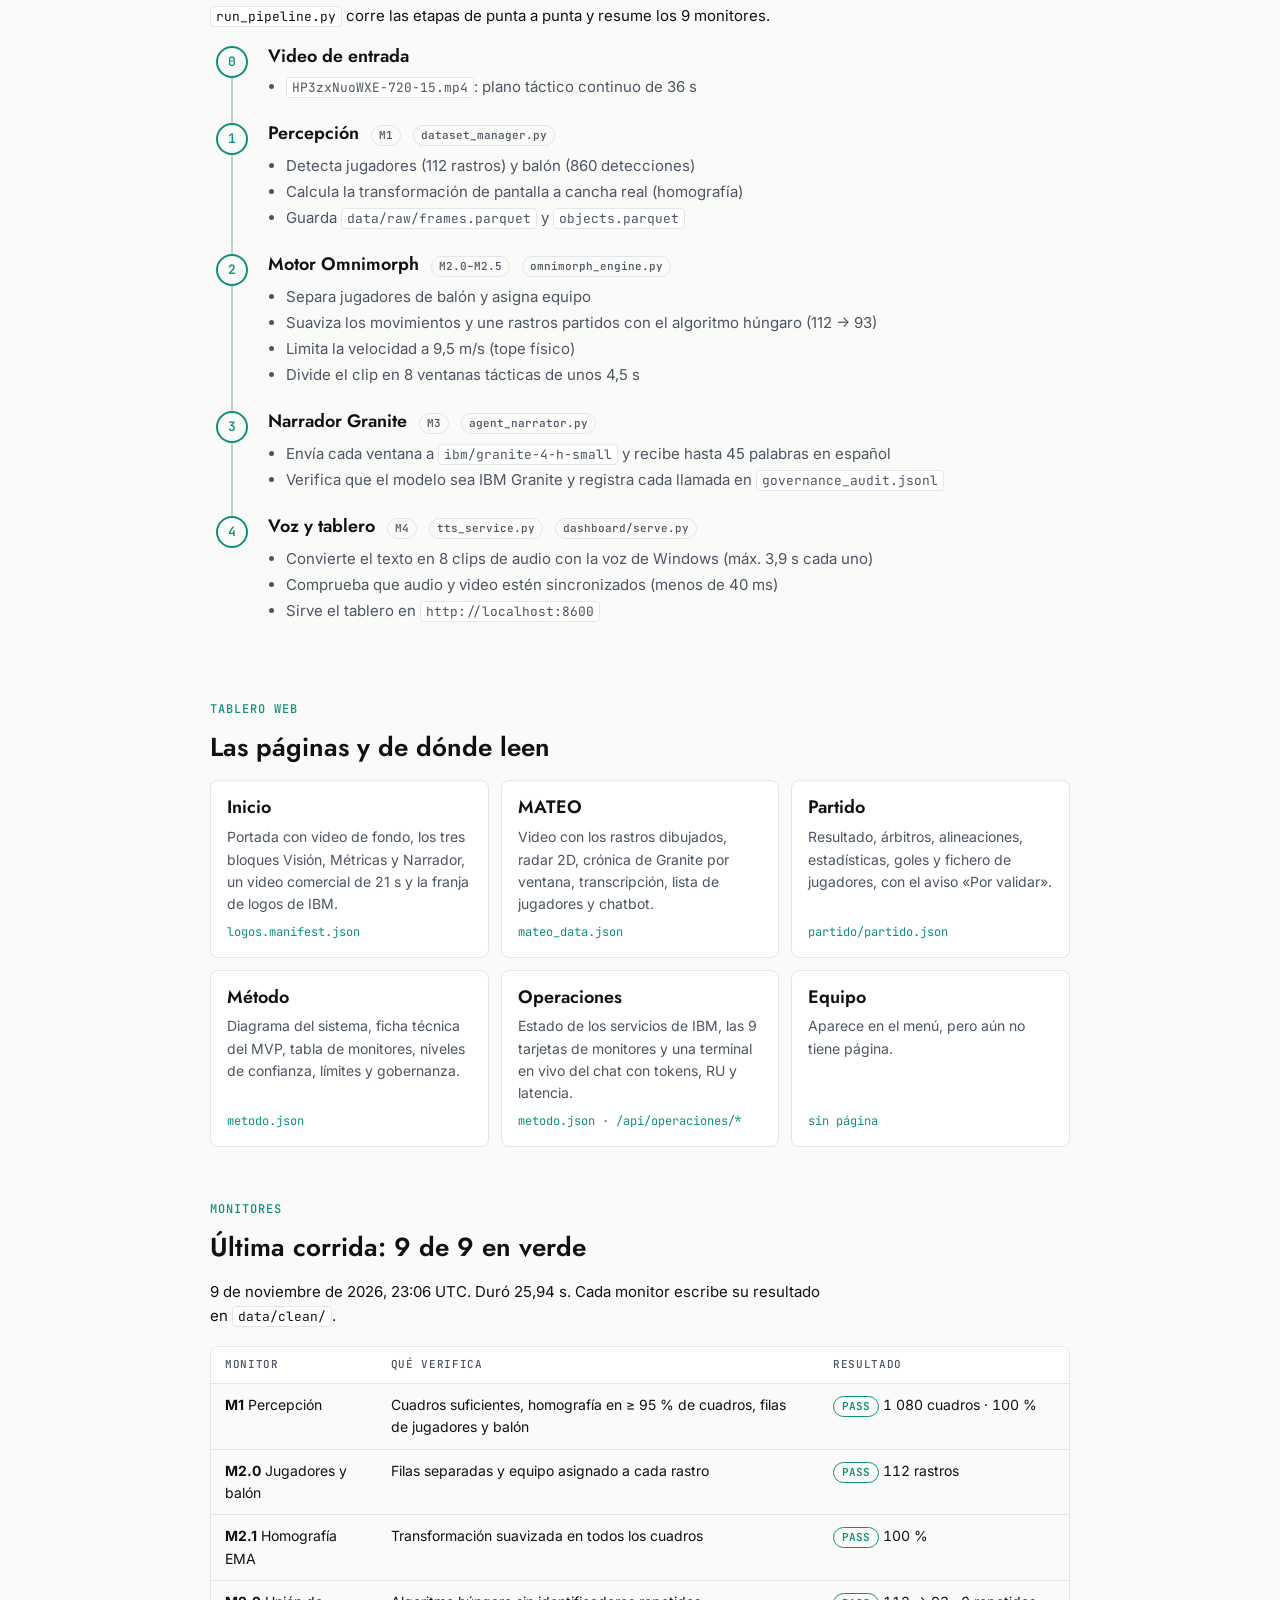
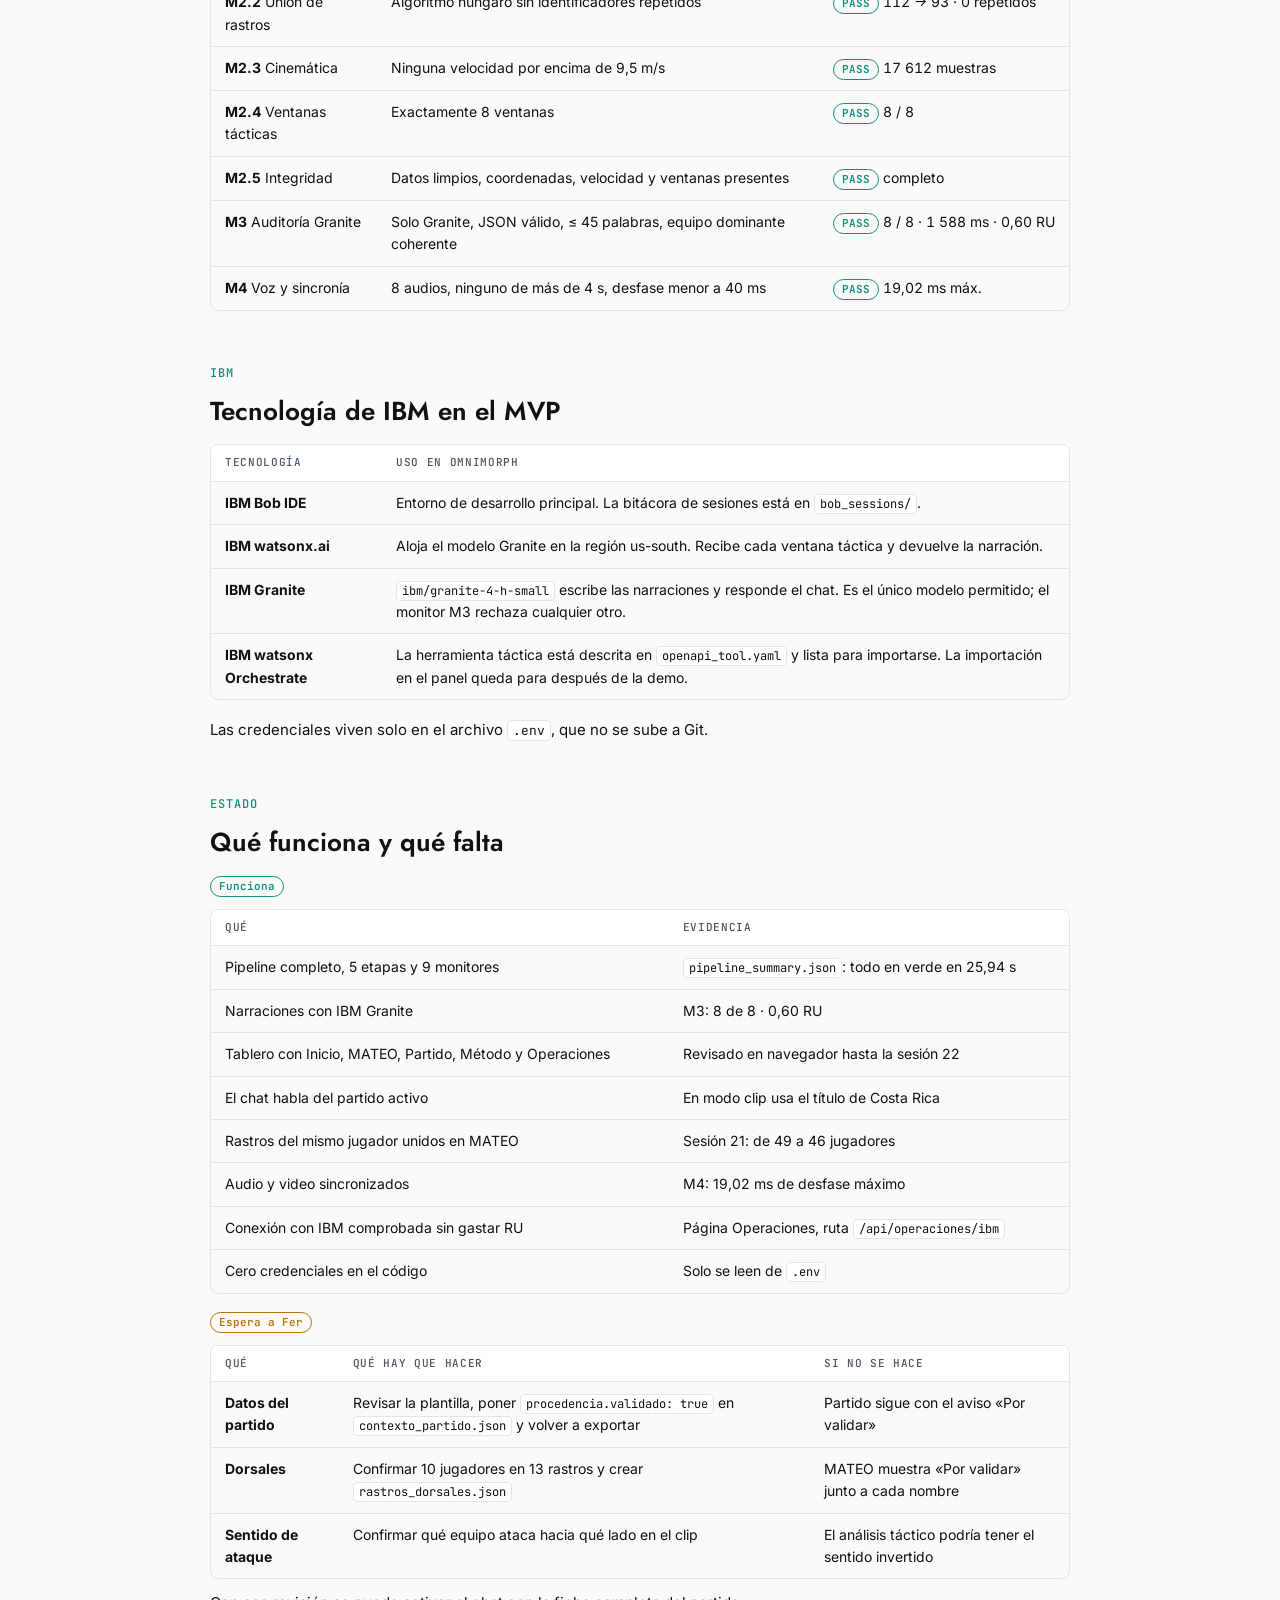
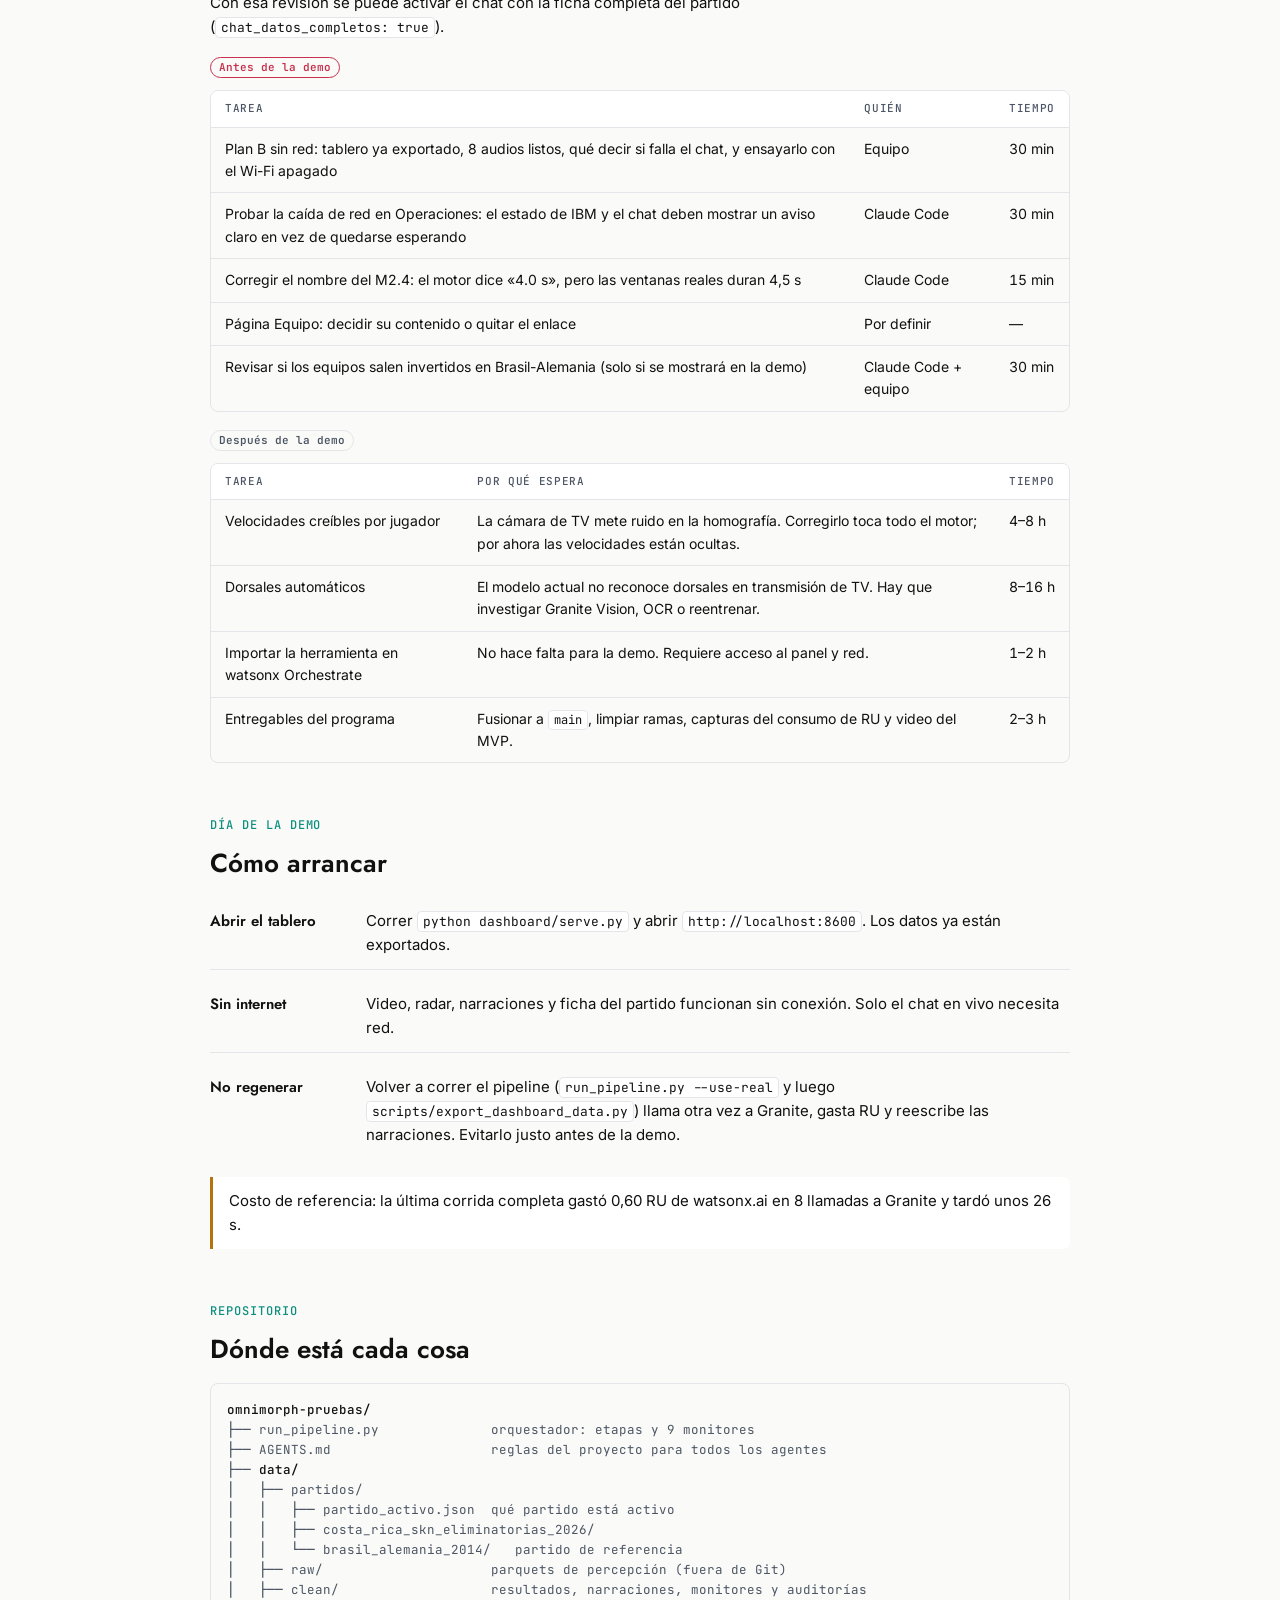
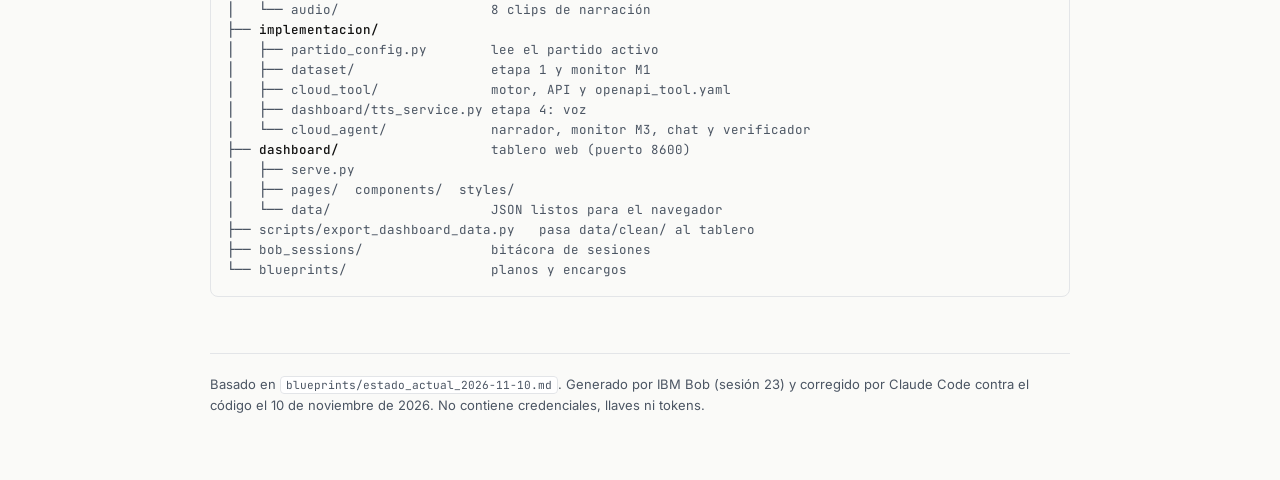
<file: team/Omnimorph hoy.html>
<!doctype html><html><head><meta charset=utf8><meta name=viewport content="width=device-width,initial-scale=1,viewport-fit=cover"><style>:root{color-scheme:light;box-sizing:border-box;padding-top:env(safe-area-inset-top,0px);padding-bottom:env(safe-area-inset-bottom,0px)}html{scroll-padding-top:env(safe-area-inset-top,0px)}body{margin:0;padding:0;font:14px -apple-system,BlinkMacSystemFont,sans-serif;background:#fff;color:#000}img{max-width:100%}[hidden]:not([hidden=until-found i]){display:none!important}</style></head><body>
<title>Omnimorph hoy</title>
<meta name="claude:viewport-fit-sides" content="cover">
<link rel="stylesheet" href="https://fonts.googleapis.com/css2?family=Jost:wght@500;600;700&family=Inter:wght@400;500;600&family=JetBrains+Mono:wght@400;500&display=swap">
<style>
/* Layout: una columna de lectura (≈ 70ch) con bandas de sección; tablas y diagrama con scroll propio. Paleta tomada del tablero Omnimorph (oscuro primero). */
:root {
  --bg: #111111;
  --surface: #1A1A1A;
  --border: #2A2A2A;
  --fg: #FFFFFF;
  --soft: #A1A1AE;
  --ok: #1FC8B0;
  --warn: #F5A623;
  --alert: #F24E6B;
  --pitch: #0E1A16;
  --pitch-line: #2A4A3E;
  --font-head: 'Jost', 'Segoe UI', system-ui, sans-serif;
  --font-body: 'Inter', 'Segoe UI', system-ui, sans-serif;
  --font-mono: 'JetBrains Mono', Consolas, monospace;
  color-scheme: dark;
}
@media (prefers-color-scheme: light) {
  :root:not([data-theme="dark"]) {
    --bg: #FAFAF8; --surface: #FFFFFF; --border: #E3E5E8; --fg: #111111; --soft: #4B5563;
    --ok: #0E8F7E; --warn: #B4730C; --alert: #C8304D; --pitch: #EAF3EF; --pitch-line: #B9D3C8;
    color-scheme: light;
  }
}
:root[data-theme="light"] {
  --bg: #FAFAF8; --surface: #FFFFFF; --border: #E3E5E8; --fg: #111111; --soft: #4B5563;
  --ok: #0E8F7E; --warn: #B4730C; --alert: #C8304D; --pitch: #EAF3EF; --pitch-line: #B9D3C8;
  color-scheme: light;
}
* { box-sizing: border-box; }
body {
  background: var(--bg); color: var(--fg);
  font: 15px/1.6 var(--font-body);
  padding-left: max(16px, env(safe-area-inset-left, 0px));
  padding-right: max(16px, env(safe-area-inset-right, 0px));
  padding-block: 40px 64px;
}
main { max-width: 860px; margin: 0 auto; display: flex; flex-direction: column; gap: 56px; }
h1, h2, h3 { font-family: var(--font-head); text-wrap: balance; margin: 0; line-height: 1.15; }
h1 { font-size: clamp(34px, 6vw, 52px); font-weight: 700; letter-spacing: -0.01em; }
h2 { font-size: 26px; font-weight: 600; }
h3 { font-size: 18px; font-weight: 600; }
p { margin: 0; max-width: 68ch; }
code, .mono { font-family: var(--font-mono); font-size: 0.86em; }
code { background: var(--surface); border: 1px solid var(--border); border-radius: 4px; padding: 1px 5px; overflow-wrap: anywhere; }
.eyebrow { font: 500 12px/1 var(--font-mono); letter-spacing: 0.08em; text-transform: uppercase; color: var(--ok); }
section { display: flex; flex-direction: column; gap: 18px; min-width: 0; }
.lead { color: var(--soft); font-size: 17px; }
header { display: flex; flex-direction: column; gap: 16px; padding-bottom: 28px; border-bottom: 1px solid var(--border); }
.meta { display: flex; flex-wrap: wrap; gap: 8px 20px; color: var(--soft); font-size: 13px; }
.meta b { color: var(--fg); font-weight: 500; }

/* Ficha del partido como marcador */
.score {
  background: var(--pitch); border: 1px solid var(--pitch-line); border-radius: 10px;
  padding: 22px; display: grid; gap: 18px;
}
.score-line { display: flex; flex-wrap: wrap; align-items: baseline; justify-content: space-between; gap: 8px 16px; }
.score-teams { font: 600 22px/1.2 var(--font-head); }
.score-num { font: 700 40px/1 var(--font-head); font-variant-numeric: tabular-nums; }
.facts { display: grid; grid-template-columns: repeat(auto-fit, minmax(170px, 1fr)); gap: 12px 24px; margin: 0; }
.facts div { min-width: 0; }
.facts dt { font: 500 11px/1.4 var(--font-mono); letter-spacing: 0.06em; text-transform: uppercase; color: var(--soft); }
.facts dd { margin: 2px 0 0; }

/* Pipeline */
.flow { display: grid; gap: 0; }
.stage { display: grid; grid-template-columns: 44px 1fr; gap: 14px; }
.rail { display: flex; flex-direction: column; align-items: center; }
.dot { width: 32px; height: 32px; border-radius: 50%; border: 2px solid var(--ok); display: grid; place-items: center; font: 600 13px var(--font-mono); color: var(--ok); flex: none; }
.line { flex: 1; width: 2px; background: var(--pitch-line); min-height: 16px; }
.stage:last-child .line { display: none; }
.stage-body { padding-bottom: 22px; min-width: 0; display: flex; flex-direction: column; gap: 6px; }
.stage-head { display: flex; flex-wrap: wrap; gap: 6px 12px; align-items: baseline; }
.tag { font: 500 11px/1 var(--font-mono); padding: 4px 7px; border-radius: 999px; border: 1px solid var(--border); color: var(--soft); white-space: nowrap; }
.stage ul { margin: 0; padding-left: 18px; color: var(--soft); }
.stage li { margin: 2px 0; }

/* Tablas */
.table-wrap { overflow-x: auto; border: 1px solid var(--border); border-radius: 8px; }
table { width: 100%; border-collapse: collapse; font-size: 14px; min-width: 560px; }
th, td { text-align: left; vertical-align: top; padding: 10px 14px; border-bottom: 1px solid var(--border); }
th { font: 500 11px/1.4 var(--font-mono); letter-spacing: 0.06em; text-transform: uppercase; color: var(--soft); background: var(--surface); }
tr:last-child td { border-bottom: 0; }
td.num { font-variant-numeric: tabular-nums; white-space: nowrap; }

.pill { display: inline-block; font: 600 11px/1 var(--font-mono); padding: 4px 8px; border-radius: 999px; white-space: nowrap; }
.pill.ok { color: var(--ok); border: 1px solid var(--ok); }
.pill.warn { color: var(--warn); border: 1px solid var(--warn); }
.pill.alert { color: var(--alert); border: 1px solid var(--alert); }

/* Páginas */
.pages { display: grid; grid-template-columns: repeat(auto-fit, minmax(240px, 1fr)); gap: 12px; }
.page { border: 1px solid var(--border); border-radius: 8px; padding: 16px; display: flex; flex-direction: column; gap: 8px; min-width: 0; background: var(--surface); }
.page p { color: var(--soft); font-size: 14px; }
.page .src { font: 12px/1.4 var(--font-mono); color: var(--ok); overflow-wrap: anywhere; margin-top: auto; }

/* Estado */
.status-group { display: flex; flex-direction: column; gap: 12px; }
.status-title { display: flex; align-items: center; gap: 10px; }
.callout { border-left: 3px solid var(--warn); padding: 12px 16px; background: var(--surface); border-radius: 0 6px 6px 0; }
.callout p { max-width: none; }

pre.tree { margin: 0; padding: 16px; font: 12.5px/1.6 var(--font-mono); color: var(--soft); white-space: pre; }
pre.tree b { color: var(--fg); font-weight: 500; }
.demo-steps { display: grid; gap: 10px; margin: 0; padding: 0; list-style: none; }
.demo-steps li { display: grid; grid-template-columns: 140px 1fr; gap: 4px 16px; padding: 12px 0; border-bottom: 1px solid var(--border); }
.demo-steps li:last-child { border-bottom: 0; }
.demo-steps b { font-family: var(--font-head); font-weight: 600; }
@media (max-width: 560px) { .demo-steps li { grid-template-columns: 1fr; } }
figure.ops { margin: 0; display: flex; flex-direction: column; gap: 12px; }
.ops-scroll { overflow-x: auto; border: 1px solid var(--border); border-radius: 10px; background: var(--surface); padding: 12px; }
.ops-scroll svg { display: block; width: 100%; min-width: 720px; height: auto; color: var(--fg); }
figure.ops figcaption { color: var(--soft); font-size: 14px; max-width: 68ch; }
footer { color: var(--soft); font-size: 13px; border-top: 1px solid var(--border); padding-top: 20px; }
a { color: var(--ok); }
:focus-visible { outline: 2px solid var(--ok); outline-offset: 2px; }
</style>

<main>
  <header>
    <span class="eyebrow">Plano de estado · rama feat-costa-rica</span>
    <h1>Omnimorph hoy</h1>
    <p class="lead">Omnimorph toma un video de fútbol, detecta a los jugadores y al balón cuadro a cuadro, calcula métricas tácticas y genera con IBM Granite una crónica en español sincronizada con el video en un tablero web. Este documento describe lo que existe hoy; no propone cambios.</p>
    <div class="meta">
      <span><b>Fecha</b> 10 nov 2026</span>
      <span><b>Elaborado por</b> IBM Bob (sesión 23), revisado por Claude Code</span>
      <span><b>Programa</b> IBM SkillsBuild AI Experiential Learning Lab</span>
    </div>
    <div class="callout">
      <p><b>Falta la parte de Fer.</b> Los datos del partido (marcador, goles, árbitros, alineaciones) y los dorsales de los jugadores todavía no están validados. Por eso Partido y MATEO muestran «Por validar» y el chat solo responde sobre el clip. Cuando Fer los confirme, se quitan los avisos y se activa el chat con la ficha completa. El detalle está en <a href="#fer">Espera a Fer</a>.</p>
    </div>
  </header>

  <section>
    <span class="eyebrow">Partido activo</span>
    <div class="score">
      <div class="score-line">
        <span class="score-teams">Costa Rica vs. San Cristóbal y Nieves</span>
        <span class="score-num">4 – 0</span>
      </div>
      <dl class="facts">
        <div><dt>Competición</dt><dd>Eliminatorias Concacaf, 2.ª ronda, Grupo B, J1</dd></div>
        <div><dt>Fecha</dt><dd>6 de junio de 2024</dd></div>
        <div><dt>Estadio</dt><dd>Estadio Nacional, San José</dd></div>
        <div><dt>Clip analizado</dt><dd>36 s · 1 080 cuadros · 29,97 fps · 720p</dd></div>
        <div><dt>Datos validados</dt><dd><span class="pill warn">Pendiente · Fer</span></dd></div>
      </dl>
    </div>
    <p>Brasil vs. Alemania 2014 se conserva como partido de referencia. Se cambia de partido con un solo archivo de configuración (<code>partido_activo.json</code>), sin tocar código.</p>
  </section>

  <section>
    <span class="eyebrow">Operación</span>
    <h2>Qué corre en el equipo y qué sale a IBM</h2>
    <figure class="ops">
      <div class="ops-scroll">
        <svg viewBox="0 0 900 330" role="img" aria-label="Flujo de operación: la preparación corre una vez y llama 8 veces a Granite; el día de la demo el tablero corre en el equipo sin red y solo el chat y la comprobación de Operaciones salen a IBM Cloud.">
          <defs>
            <marker id="a" viewBox="0 0 10 10" refX="9" refY="5" markerWidth="7" markerHeight="7" orient="auto-start-reverse"><path d="M0 0 L10 5 L0 10 z" fill="currentColor"/></marker>
            <marker id="ai" viewBox="0 0 10 10" refX="9" refY="5" markerWidth="7" markerHeight="7" orient="auto-start-reverse"><path d="M0 0 L10 5 L0 10 z" style="fill:var(--ok)"/></marker>
          </defs>
          <g font-family="Inter, Segoe UI, sans-serif" fill="currentColor">
            <!-- Frontera de red -->
            <line x1="684" y1="14" x2="684" y2="300" stroke="currentColor" stroke-opacity="0.35" stroke-dasharray="4 5"/>
            <text x="676" y="320" font-size="11" text-anchor="end" fill-opacity="0.7">← en el equipo · sin red</text>
            <text x="692" y="320" font-size="11" fill-opacity="0.7">nube IBM · con red →</text>

            <!-- Banda 1: preparación -->
            <text x="20" y="28" font-size="11" font-weight="600" letter-spacing="0.08em" style="fill:var(--ok)">PREPARACIÓN · UNA VEZ, ANTES DE LA DEMO</text>
            <g fill="none" stroke="currentColor" stroke-opacity="0.5">
              <rect x="20" y="72" width="100" height="56" rx="6"/>
              <rect x="144" y="72" width="100" height="56" rx="6"/>
              <rect x="268" y="72" width="100" height="56" rx="6"/>
              <rect x="392" y="72" width="100" height="56" rx="6"/>
              <rect x="516" y="72" width="100" height="56" rx="6"/>
            </g>
            <g font-size="13" font-weight="600" text-anchor="middle">
              <text x="70" y="96">Percepción</text>
              <text x="194" y="96">Motor</text>
              <text x="318" y="96">Narrador</text>
              <text x="442" y="96">Voz</text>
              <text x="566" y="96">Exportar</text>
            </g>
            <g font-size="11" text-anchor="middle" fill-opacity="0.65">
              <text x="70" y="113">video · M1</text>
              <text x="194" y="113">M2.0–M2.5</text>
              <text x="318" y="113">M3</text>
              <text x="442" y="113">8 audios · M4</text>
              <text x="566" y="113">JSON + audio</text>
            </g>
            <g stroke="currentColor" stroke-opacity="0.7" marker-end="url(#a)">
              <line x1="120" y1="100" x2="142" y2="100"/>
              <line x1="244" y1="100" x2="266" y2="100"/>
              <line x1="368" y1="100" x2="390" y2="100"/>
              <line x1="492" y1="100" x2="514" y2="100"/>
            </g>

            <!-- Narrador a Granite -->
            <path d="M318 72 V48 H846 V70" fill="none" style="stroke:var(--ok)" stroke-width="1.5" marker-end="url(#ai)"/>
            <text x="560" y="42" font-size="11" text-anchor="middle" style="fill:var(--ok)">8 llamadas · 0,60 RU</text>

            <!-- Exportar a datos -->
            <line x1="566" y1="128" x2="566" y2="188" stroke="currentColor" stroke-opacity="0.7" marker-end="url(#a)"/>
            <text x="574" y="162" font-size="11" fill-opacity="0.7">escribe</text>

            <!-- Banda 2: demo en vivo -->
            <text x="20" y="172" font-size="11" font-weight="600" letter-spacing="0.08em" style="fill:var(--ok)">DEMO EN VIVO · LOCALHOST:8600</text>
            <g fill="none" stroke="currentColor" stroke-opacity="0.5">
              <rect x="20" y="190" width="170" height="60" rx="6"/>
              <rect x="268" y="190" width="150" height="60" rx="6"/>
              <rect x="496" y="190" width="140" height="60" rx="6"/>
            </g>
            <g font-size="13" font-weight="600" text-anchor="middle">
              <text x="105" y="215">Navegador</text>
              <text x="343" y="215">serve.py</text>
              <text x="566" y="215">dashboard/data</text>
            </g>
            <g font-size="11" text-anchor="middle" fill-opacity="0.65">
              <text x="105" y="233">6 páginas del tablero</text>
              <text x="343" y="233">servidor local</text>
              <text x="566" y="233">datos listos</text>
            </g>
            <line x1="496" y1="220" x2="420" y2="220" stroke="currentColor" stroke-opacity="0.7" marker-end="url(#a)"/>
            <text x="458" y="213" font-size="11" text-anchor="middle" fill-opacity="0.7">lee</text>
            <line x1="268" y1="206" x2="192" y2="206" stroke="currentColor" stroke-opacity="0.7" marker-end="url(#a)"/>
            <text x="229" y="200" font-size="11" text-anchor="middle" fill-opacity="0.7">páginas</text>
            <line x1="190" y1="234" x2="266" y2="234" stroke="currentColor" stroke-opacity="0.7" marker-end="url(#a)"/>
            <text x="229" y="248" font-size="11" text-anchor="middle" fill-opacity="0.7">chat</text>

            <!-- Salidas a IBM durante la demo -->
            <path d="M343 250 V272 H740 V130" fill="none" style="stroke:var(--ok)" stroke-width="1.5" marker-end="url(#ai)"/>
            <text x="470" y="266" font-size="11" text-anchor="middle" style="fill:var(--ok)">preguntas del chat · RU por uso</text>
            <path d="M390 250 V290 H815 V252" fill="none" stroke="currentColor" stroke-opacity="0.7" marker-end="url(#a)"/>
            <text x="540" y="304" font-size="11" text-anchor="middle" fill-opacity="0.7">Operaciones comprueba la conexión · 0 RU</text>

            <!-- Nube IBM -->
            <rect x="700" y="56" width="186" height="208" rx="10" fill="none" stroke="currentColor" stroke-opacity="0.35" stroke-dasharray="4 4"/>
            <text x="708" y="68" font-size="11" fill-opacity="0.7">IBM Cloud · us-south</text>
            <rect x="716" y="72" width="154" height="58" rx="6" fill="none" style="stroke:var(--ok)" stroke-width="1.5"/>
            <text x="793" y="97" font-size="13" font-weight="600" text-anchor="middle">watsonx.ai</text>
            <text x="793" y="115" font-size="11" text-anchor="middle" style="fill:var(--ok)">Granite 4 H Small</text>
            <rect x="760" y="190" width="110" height="60" rx="6" fill="none" stroke="currentColor" stroke-opacity="0.5"/>
            <text x="815" y="215" font-size="13" font-weight="600" text-anchor="middle">IBM IAM</text>
            <text x="815" y="233" font-size="11" text-anchor="middle" fill-opacity="0.65">autenticación</text>
          </g>
        </svg>
      </div>
      <figcaption>La preparación corre una sola vez: el video pasa por percepción, motor, narrador y voz, y Granite se usa 8 veces (0,60 RU). El día de la demo, el tablero lee datos ya listos y corre en el equipo sin red. Solo dos cosas cruzan a IBM Cloud: las preguntas del chat, que gastan RU, y la comprobación de conexión de Operaciones, que no gasta.</figcaption>
    </figure>
  </section>

  <section>
    <span class="eyebrow">Arquitectura</span>
    <h2>Cómo fluye la información</h2>
    <p>Todo corre en la computadora del equipo. La única conexión a internet que hace falta es la llamada a IBM Granite para escribir las narraciones. El orquestador <code>run_pipeline.py</code> corre las etapas de punta a punta y resume los 9 monitores.</p>
    <div class="flow">
      <div class="stage">
        <div class="rail"><span class="dot">0</span><span class="line"></span></div>
        <div class="stage-body">
          <div class="stage-head"><h3>Video de entrada</h3></div>
          <ul><li><code>HP3zxNuoWXE-720-15.mp4</code>: plano táctico continuo de 36 s</li></ul>
        </div>
      </div>
      <div class="stage">
        <div class="rail"><span class="dot">1</span><span class="line"></span></div>
        <div class="stage-body">
          <div class="stage-head"><h3>Percepción</h3><span class="tag">M1</span><span class="tag">dataset_manager.py</span></div>
          <ul>
            <li>Detecta jugadores (112 rastros) y balón (860 detecciones)</li>
            <li>Calcula la transformación de pantalla a cancha real (homografía)</li>
            <li>Guarda <code>data/raw/frames.parquet</code> y <code>objects.parquet</code></li>
          </ul>
        </div>
      </div>
      <div class="stage">
        <div class="rail"><span class="dot">2</span><span class="line"></span></div>
        <div class="stage-body">
          <div class="stage-head"><h3>Motor Omnimorph</h3><span class="tag">M2.0–M2.5</span><span class="tag">omnimorph_engine.py</span></div>
          <ul>
            <li>Separa jugadores de balón y asigna equipo</li>
            <li>Suaviza los movimientos y une rastros partidos con el algoritmo húngaro (112 → 93)</li>
            <li>Limita la velocidad a 9,5 m/s (tope físico)</li>
            <li>Divide el clip en 8 ventanas tácticas de unos 4,5 s</li>
          </ul>
        </div>
      </div>
      <div class="stage">
        <div class="rail"><span class="dot">3</span><span class="line"></span></div>
        <div class="stage-body">
          <div class="stage-head"><h3>Narrador Granite</h3><span class="tag">M3</span><span class="tag">agent_narrator.py</span></div>
          <ul>
            <li>Envía cada ventana a <code>ibm/granite-4-h-small</code> y recibe hasta 45 palabras en español</li>
            <li>Verifica que el modelo sea IBM Granite y registra cada llamada en <code>governance_audit.jsonl</code></li>
          </ul>
        </div>
      </div>
      <div class="stage">
        <div class="rail"><span class="dot">4</span><span class="line"></span></div>
        <div class="stage-body">
          <div class="stage-head"><h3>Voz y tablero</h3><span class="tag">M4</span><span class="tag">tts_service.py</span><span class="tag">dashboard/serve.py</span></div>
          <ul>
            <li>Convierte el texto en 8 clips de audio con la voz de Windows (máx. 3,9 s cada uno)</li>
            <li>Comprueba que audio y video estén sincronizados (menos de 40 ms)</li>
            <li>Sirve el tablero en <code>http://localhost:8600</code></li>
          </ul>
        </div>
      </div>
    </div>
  </section>

  <section>
    <span class="eyebrow">Tablero web</span>
    <h2>Las páginas y de dónde leen</h2>
    <div class="pages">
      <article class="page"><h3>Inicio</h3><p>Portada con video de fondo, los tres bloques Visión, Métricas y Narrador, un video comercial de 21 s y la franja de logos de IBM.</p><span class="src">logos.manifest.json</span></article>
      <article class="page"><h3>MATEO</h3><p>Video con los rastros dibujados, radar 2D, crónica de Granite por ventana, transcripción, lista de jugadores y chatbot.</p><span class="src">mateo_data.json</span></article>
      <article class="page"><h3>Partido</h3><p>Resultado, árbitros, alineaciones, estadísticas, goles y fichero de jugadores, con el aviso «Por validar».</p><span class="src">partido/partido.json</span></article>
      <article class="page"><h3>Método</h3><p>Diagrama del sistema, ficha técnica del MVP, tabla de monitores, niveles de confianza, límites y gobernanza.</p><span class="src">metodo.json</span></article>
      <article class="page"><h3>Operaciones</h3><p>Estado de los servicios de IBM, las 9 tarjetas de monitores y una terminal en vivo del chat con tokens, RU y latencia.</p><span class="src">metodo.json · /api/operaciones/*</span></article>
      <article class="page"><h3>Equipo</h3><p>Aparece en el menú, pero aún no tiene página.</p><span class="src">sin página</span></article>
    </div>
  </section>

  <section>
    <span class="eyebrow">Monitores</span>
    <h2>Última corrida: 9 de 9 en verde</h2>
    <p>9 de noviembre de 2026, 23:06 UTC. Duró 25,94 s. Cada monitor escribe su resultado en <code>data/clean/</code>.</p>
    <div class="table-wrap">
      <table>
        <thead><tr><th>Monitor</th><th>Qué verifica</th><th>Resultado</th></tr></thead>
        <tbody>
          <tr><td><b>M1</b> Percepción</td><td>Cuadros suficientes, homografía en ≥ 95 % de cuadros, filas de jugadores y balón</td><td class="num"><span class="pill ok">PASS</span> 1 080 cuadros · 100 %</td></tr>
          <tr><td><b>M2.0</b> Jugadores y balón</td><td>Filas separadas y equipo asignado a cada rastro</td><td class="num"><span class="pill ok">PASS</span> 112 rastros</td></tr>
          <tr><td><b>M2.1</b> Homografía EMA</td><td>Transformación suavizada en todos los cuadros</td><td class="num"><span class="pill ok">PASS</span> 100 %</td></tr>
          <tr><td><b>M2.2</b> Unión de rastros</td><td>Algoritmo húngaro sin identificadores repetidos</td><td class="num"><span class="pill ok">PASS</span> 112 → 93 · 0 repetidos</td></tr>
          <tr><td><b>M2.3</b> Cinemática</td><td>Ninguna velocidad por encima de 9,5 m/s</td><td class="num"><span class="pill ok">PASS</span> 17 612 muestras</td></tr>
          <tr><td><b>M2.4</b> Ventanas tácticas</td><td>Exactamente 8 ventanas</td><td class="num"><span class="pill ok">PASS</span> 8 / 8</td></tr>
          <tr><td><b>M2.5</b> Integridad</td><td>Datos limpios, coordenadas, velocidad y ventanas presentes</td><td class="num"><span class="pill ok">PASS</span> completo</td></tr>
          <tr><td><b>M3</b> Auditoría Granite</td><td>Solo Granite, JSON válido, ≤ 45 palabras, equipo dominante coherente</td><td class="num"><span class="pill ok">PASS</span> 8 / 8 · 1 588 ms · 0,60 RU</td></tr>
          <tr><td><b>M4</b> Voz y sincronía</td><td>8 audios, ninguno de más de 4 s, desfase menor a 40 ms</td><td class="num"><span class="pill ok">PASS</span> 19,02 ms máx.</td></tr>
        </tbody>
      </table>
    </div>
  </section>

  <section>
    <span class="eyebrow">IBM</span>
    <h2>Tecnología de IBM en el MVP</h2>
    <div class="table-wrap">
      <table>
        <thead><tr><th>Tecnología</th><th>Uso en Omnimorph</th></tr></thead>
        <tbody>
          <tr><td><b>IBM Bob IDE</b></td><td>Entorno de desarrollo principal. La bitácora de sesiones está en <code>bob_sessions/</code>.</td></tr>
          <tr><td><b>IBM watsonx.ai</b></td><td>Aloja el modelo Granite en la región us-south. Recibe cada ventana táctica y devuelve la narración.</td></tr>
          <tr><td><b>IBM Granite</b></td><td><code>ibm/granite-4-h-small</code> escribe las narraciones y responde el chat. Es el único modelo permitido; el monitor M3 rechaza cualquier otro.</td></tr>
          <tr><td><b>IBM watsonx Orchestrate</b></td><td>La herramienta táctica está descrita en <code>openapi_tool.yaml</code> y lista para importarse. La importación en el panel queda para después de la demo.</td></tr>
        </tbody>
      </table>
    </div>
    <p>Las credenciales viven solo en el archivo <code>.env</code>, que no se sube a Git.</p>
  </section>

  <section>
    <span class="eyebrow">Estado</span>
    <h2>Qué funciona y qué falta</h2>

    <div class="status-group">
      <div class="status-title"><span class="pill ok">Funciona</span></div>
      <div class="table-wrap">
        <table>
          <thead><tr><th>Qué</th><th>Evidencia</th></tr></thead>
          <tbody>
            <tr><td>Pipeline completo, 5 etapas y 9 monitores</td><td><code>pipeline_summary.json</code>: todo en verde en 25,94 s</td></tr>
            <tr><td>Narraciones con IBM Granite</td><td>M3: 8 de 8 · 0,60 RU</td></tr>
            <tr><td>Tablero con Inicio, MATEO, Partido, Método y Operaciones</td><td>Revisado en navegador hasta la sesión 22</td></tr>
            <tr><td>El chat habla del partido activo</td><td>En modo clip usa el título de Costa Rica</td></tr>
            <tr><td>Rastros del mismo jugador unidos en MATEO</td><td>Sesión 21: de 49 a 46 jugadores</td></tr>
            <tr><td>Audio y video sincronizados</td><td>M4: 19,02 ms de desfase máximo</td></tr>
            <tr><td>Conexión con IBM comprobada sin gastar RU</td><td>Página Operaciones, ruta <code>/api/operaciones/ibm</code></td></tr>
            <tr><td>Cero credenciales en el código</td><td>Solo se leen de <code>.env</code></td></tr>
          </tbody>
        </table>
      </div>
    </div>

    <div class="status-group" id="fer">
      <div class="status-title"><span class="pill warn">Espera a Fer</span></div>
      <div class="table-wrap">
        <table>
          <thead><tr><th>Qué</th><th>Qué hay que hacer</th><th>Si no se hace</th></tr></thead>
          <tbody>
            <tr><td><b>Datos del partido</b></td><td>Revisar la plantilla, poner <code>procedencia.validado: true</code> en <code>contexto_partido.json</code> y volver a exportar</td><td>Partido sigue con el aviso «Por validar»</td></tr>
            <tr><td><b>Dorsales</b></td><td>Confirmar 10 jugadores en 13 rastros y crear <code>rastros_dorsales.json</code></td><td>MATEO muestra «Por validar» junto a cada nombre</td></tr>
            <tr><td><b>Sentido de ataque</b></td><td>Confirmar qué equipo ataca hacia qué lado en el clip</td><td>El análisis táctico podría tener el sentido invertido</td></tr>
          </tbody>
        </table>
      </div>
      <p>Con esa revisión se puede activar el chat con la ficha completa del partido (<code>chat_datos_completos: true</code>).</p>
    </div>

    <div class="status-group">
      <div class="status-title"><span class="pill alert">Antes de la demo</span></div>
      <div class="table-wrap">
        <table>
          <thead><tr><th>Tarea</th><th>Quién</th><th>Tiempo</th></tr></thead>
          <tbody>
            <tr><td>Plan B sin red: tablero ya exportado, 8 audios listos, qué decir si falla el chat, y ensayarlo con el Wi-Fi apagado</td><td>Equipo</td><td class="num">30 min</td></tr>
            <tr><td>Probar la caída de red en Operaciones: el estado de IBM y el chat deben mostrar un aviso claro en vez de quedarse esperando</td><td>Claude Code</td><td class="num">30 min</td></tr>
            <tr><td>Corregir el nombre del M2.4: el motor dice «4.0 s», pero las ventanas reales duran 4,5 s</td><td>Claude Code</td><td class="num">15 min</td></tr>
            <tr><td>Página Equipo: decidir su contenido o quitar el enlace</td><td>Por definir</td><td class="num">—</td></tr>
            <tr><td>Revisar si los equipos salen invertidos en Brasil-Alemania (solo si se mostrará en la demo)</td><td>Claude Code + equipo</td><td class="num">30 min</td></tr>
          </tbody>
        </table>
      </div>
    </div>

    <div class="status-group">
      <div class="status-title"><span class="pill" style="color:var(--soft);border:1px solid var(--border)">Después de la demo</span></div>
      <div class="table-wrap">
        <table>
          <thead><tr><th>Tarea</th><th>Por qué espera</th><th>Tiempo</th></tr></thead>
          <tbody>
            <tr><td>Velocidades creíbles por jugador</td><td>La cámara de TV mete ruido en la homografía. Corregirlo toca todo el motor; por ahora las velocidades están ocultas.</td><td class="num">4–8 h</td></tr>
            <tr><td>Dorsales automáticos</td><td>El modelo actual no reconoce dorsales en transmisión de TV. Hay que investigar Granite Vision, OCR o reentrenar.</td><td class="num">8–16 h</td></tr>
            <tr><td>Importar la herramienta en watsonx Orchestrate</td><td>No hace falta para la demo. Requiere acceso al panel y red.</td><td class="num">1–2 h</td></tr>
            <tr><td>Entregables del programa</td><td>Fusionar a <code>main</code>, limpiar ramas, capturas del consumo de RU y video del MVP.</td><td class="num">2–3 h</td></tr>
          </tbody>
        </table>
      </div>
    </div>
  </section>

  <section>
    <span class="eyebrow">Día de la demo</span>
    <h2>Cómo arrancar</h2>
    <ol class="demo-steps">
      <li><b>Abrir el tablero</b><span>Correr <code>python dashboard/serve.py</code> y abrir <code>http://localhost:8600</code>. Los datos ya están exportados.</span></li>
      <li><b>Sin internet</b><span>Video, radar, narraciones y ficha del partido funcionan sin conexión. Solo el chat en vivo necesita red.</span></li>
      <li><b>No regenerar</b><span>Volver a correr el pipeline (<code>run_pipeline.py --use-real</code> y luego <code>scripts/export_dashboard_data.py</code>) llama otra vez a Granite, gasta RU y reescribe las narraciones. Evitarlo justo antes de la demo.</span></li>
    </ol>
    <div class="callout"><p>Costo de referencia: la última corrida completa gastó 0,60 RU de watsonx.ai en 8 llamadas a Granite y tardó unos 26 s.</p></div>
  </section>

  <section>
    <span class="eyebrow">Repositorio</span>
    <h2>Dónde está cada cosa</h2>
    <div class="table-wrap">
<pre class="tree"><b>omnimorph-pruebas/</b>
├── run_pipeline.py              orquestador: etapas y 9 monitores
├── AGENTS.md                    reglas del proyecto para todos los agentes
├── <b>data/</b>
│   ├── partidos/
│   │   ├── partido_activo.json  qué partido está activo
│   │   ├── costa_rica_skn_eliminatorias_2026/
│   │   └── brasil_alemania_2014/   partido de referencia
│   ├── raw/                     parquets de percepción (fuera de Git)
│   ├── clean/                   resultados, narraciones, monitores y auditorías
│   └── audio/                   8 clips de narración
├── <b>implementacion/</b>
│   ├── partido_config.py        lee el partido activo
│   ├── dataset/                 etapa 1 y monitor M1
│   ├── cloud_tool/              motor, API y openapi_tool.yaml
│   ├── dashboard/tts_service.py etapa 4: voz
│   └── cloud_agent/             narrador, monitor M3, chat y verificador
├── <b>dashboard/</b>                   tablero web (puerto 8600)
│   ├── serve.py
│   ├── pages/  components/  styles/
│   └── data/                    JSON listos para el navegador
├── scripts/export_dashboard_data.py   pasa data/clean/ al tablero
├── bob_sessions/                bitácora de sesiones
└── blueprints/                  planos y encargos</pre>
    </div>
  </section>

  <footer>Basado en <code>blueprints/estado_actual_2026-11-10.md</code>. Generado por IBM Bob (sesión 23) y corregido por Claude Code contra el código el 10 de noviembre de 2026. No contiene credenciales, llaves ni tokens.</footer>
</main>

</body></html>
</file>
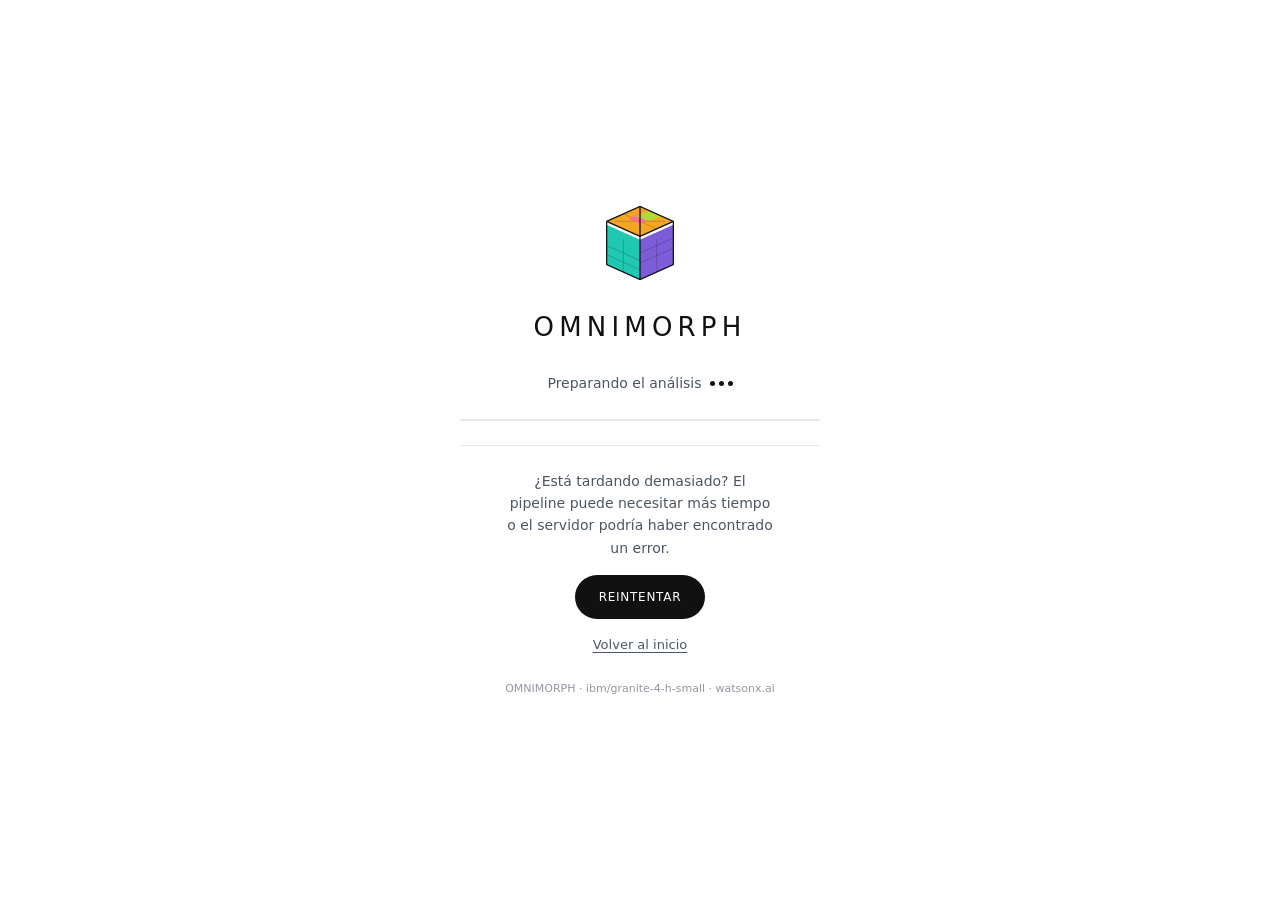
<file: dashboard/pages/loader.html>
<!DOCTYPE html>
<!--
  loader.html — Pantalla de carga / respaldo OMNIMORPH
  =====================================================
  AUTOSUFICIENTE: todos los estilos y el SVG están incrustados.
  Funciona aunque el resto del proyecto no esté disponible.
  Sirve como pantalla de carga inicial Y como pantalla de error.
-->
<html lang="es">
<head>
  <meta charset="UTF-8">
  <meta name="viewport" content="width=device-width, initial-scale=1.0">
  <title>OMNIMORPH — Preparando el análisis</title>
  <style>
    /* ── Tokens incrustados (subconjunto del tema claro) ─────────────────── */
    :root {
      --color-bg-light:        #FFFFFF;
      --color-text-light:      #111111;
      --color-text-soft-light: #4B5563;
      --color-border-light:    #E5E7EB;
      --color-team-a:          #F5A623;
      --color-ok:              #1FC8B0;
      --font-headline: 'Jost', 'Segoe UI', system-ui, sans-serif;
      --font-ui:       'Inter', 'Segoe UI', system-ui, sans-serif;
      --space-2: 8px;
      --space-3: 12px;
      --space-4: 16px;
      --space-6: 24px;
      --space-9: 36px;
      --space-12: 48px;
      --radius-pill: 30px;
    }

    /* ── Reset mínimo ──────────────────────────────────────────────────── */
    *, *::before, *::after { box-sizing: border-box; margin: 0; padding: 0; }

    /* ── Página ────────────────────────────────────────────────────────── */
    body {
      background-color: var(--color-bg-light);
      color: var(--color-text-light);
      font-family: var(--font-ui);
      font-size: 15px;
      line-height: 1.6;
      -webkit-font-smoothing: antialiased;
      display: flex;
      align-items: center;
      justify-content: center;
      min-height: 100dvh;
      padding: var(--space-12) var(--space-6);
    }

    /* ── Contenedor central ────────────────────────────────────────────── */
    .loader {
      display: flex;
      flex-direction: column;
      align-items: center;
      gap: var(--space-6);
      text-align: center;
      max-width: 360px;
      width: 100%;
    }

    /* ── Cubo SVG ──────────────────────────────────────────────────────── */
    .loader__cube {
      width: 80px;
      height: 80px;
    }

    /* Animación de la capa superior del cubo */
    .cube-top {
      transform-origin: 50% 22%;
      animation: cube-lift 2.4s cubic-bezier(0.4, 0, 0.2, 1) infinite;
    }

    @keyframes cube-lift {
      0%,  60%, 100% { transform: translateY(0);   opacity: 1;   }
      30%             { transform: translateY(-12px); opacity: 0.9; }
    }

    @media (prefers-reduced-motion: reduce) {
      .cube-top { animation: none; }
    }

    /* ── Wordmark ──────────────────────────────────────────────────────── */
    .loader__wordmark {
      font-family: var(--font-headline);
      font-weight: 500;
      font-size: 26px;
      letter-spacing: 0.2em;
      text-transform: uppercase;
      color: var(--color-text-light);
    }

    /* ── Estado ────────────────────────────────────────────────────────── */
    .loader__status {
      display: flex;
      align-items: center;
      gap: var(--space-2);
      font-size: 14px;
      color: var(--color-text-soft-light);
    }

    /* ── Puntos pulsando ───────────────────────────────────────────────── */
    .loader__dots { display: flex; gap: 4px; }

    .loader__dot {
      width: 5px;
      height: 5px;
      border-radius: 50%;
      background-color: var(--color-text-light);
      animation: dot-pulse 1.4s ease-in-out infinite;
    }
    .loader__dot:nth-child(2) { animation-delay: 0.2s; }
    .loader__dot:nth-child(3) { animation-delay: 0.4s; }

    @keyframes dot-pulse {
      0%, 80%, 100% { opacity: 0.25; transform: scale(0.75); }
      40%            { opacity: 1;    transform: scale(1);    }
    }

    @media (prefers-reduced-motion: reduce) {
      .loader__dot { animation: none; opacity: 1; }
    }

    /* ── Indicador de progreso (barra delgada) ─────────────────────────── */
    .loader__bar-wrap {
      width: 100%;
      height: 2px;
      background-color: var(--color-border-light);
      border-radius: 1px;
      overflow: hidden;
    }

    .loader__bar {
      height: 100%;
      width: 0%;
      background-color: var(--color-text-light);
      border-radius: 1px;
      animation: bar-progress 3s ease-in-out infinite;
    }

    @keyframes bar-progress {
      0%   { width: 0%;   opacity: 1;   }
      70%  { width: 85%;  opacity: 1;   }
      90%  { width: 100%; opacity: 1;   }
      100% { width: 100%; opacity: 0;   }
    }

    @media (prefers-reduced-motion: reduce) {
      .loader__bar { animation: none; width: 60%; }
    }

    /* ── Bloque de respaldo ─────────────────────────────────────────────── */
    .loader__fallback {
      border-top: 1px solid var(--color-border-light);
      padding-top: var(--space-6);
      display: flex;
      flex-direction: column;
      align-items: center;
      gap: var(--space-4);
      width: 100%;
    }

    .loader__fallback-text {
      font-size: 14px;
      color: var(--color-text-soft-light);
      line-height: 1.6;
      max-width: 30ch;
    }

    /* ── Botón Reintentar ───────────────────────────────────────────────── */
    .btn-retry {
      display: inline-flex;
      align-items: center;
      justify-content: center;
      height: 44px;
      padding: 0 24px;
      border-radius: var(--radius-pill);
      background-color: var(--color-text-light);
      color: var(--color-bg-light);
      font-family: var(--font-ui);
      font-weight: 500;
      font-size: 12px;
      letter-spacing: 0.06em;
      text-transform: uppercase;
      cursor: pointer;
      border: none;
      transition: opacity 150ms ease-out;
      text-decoration: none;
    }

    .btn-retry:hover { opacity: 0.85; }
    .btn-retry:focus-visible {
      outline: 2px solid #1FC8B0;
      outline-offset: 3px;
    }

    /* ── Enlace secundario ──────────────────────────────────────────────── */
    .loader__link {
      font-size: 13px;
      color: var(--color-text-soft-light);
      text-decoration: underline;
      text-underline-offset: 3px;
    }

    .loader__link:hover { color: var(--color-text-light); }

    /* ── Pie de página ──────────────────────────────────────────────────── */
    .loader__footer {
      font-size: 11px;
      color: var(--color-text-soft-light);
      opacity: 0.6;
    }
  </style>
</head>
<body>

  <div class="loader" role="main" aria-label="Pantalla de carga OMNIMORPH">

    <!-- Cubo de Rubik SVG — autosuficiente, sin archivos externos -->
    <div class="loader__cube" aria-hidden="true">
      <svg viewBox="0 0 96 96" fill="none" xmlns="http://www.w3.org/2000/svg" width="80" height="80">
        <!-- Cara inferior izquierda -->
        <polygon points="8,26 48,44 48,92 8,74" fill="#1FC8B0"/>
        <!-- Cara inferior derecha -->
        <polygon points="48,44 88,26 88,74 48,92" fill="#7C5CD8"/>
        <!-- Líneas cara izquierda -->
        <line x1="8" y1="51" x2="48" y2="69" stroke="#111" stroke-width="0.8" opacity="0.3"/>
        <line x1="8" y1="62" x2="48" y2="80" stroke="#111" stroke-width="0.8" opacity="0.3"/>
        <line x1="28" y1="44" x2="28" y2="83" stroke="#111" stroke-width="0.8" opacity="0.3"/>
        <!-- Líneas cara derecha -->
        <line x1="48" y1="60" x2="88" y2="42" stroke="#111" stroke-width="0.8" opacity="0.3"/>
        <line x1="48" y1="72" x2="88" y2="54" stroke="#111" stroke-width="0.8" opacity="0.3"/>
        <line x1="68" y1="44" x2="68" y2="83" stroke="#111" stroke-width="0.8" opacity="0.3"/>
        <!-- Cara superior (se levanta) -->
        <g class="cube-top">
          <polygon points="48,4 88,22 48,40 8,22" fill="#F5A623"/>
          <line x1="28" y1="13" x2="68" y2="31" stroke="#111" stroke-width="0.8" opacity="0.3"/>
          <line x1="48" y1="4"  x2="48" y2="40" stroke="#111" stroke-width="0.8" opacity="0.3"/>
          <line x1="18" y1="22" x2="78" y2="22" stroke="#111" stroke-width="0.8" opacity="0.3"/>
          <!-- Cuadro rosa -->
          <polygon points="48,13 62,19 48,25 34,19" fill="#FF6B9D" opacity="0.85"/>
          <!-- Cuadro lima -->
          <polygon points="58,10 72,16 58,22 44,16" fill="#A3E635" opacity="0.85"/>
        </g>
        <!-- Bordes exteriores -->
        <polyline points="8,22 48,4 88,22 88,74 48,92 8,74 8,22" stroke="#111" stroke-width="1.5" fill="none"/>
        <line x1="48" y1="4"  x2="48" y2="40" stroke="#111" stroke-width="1.5"/>
        <line x1="8" y1="22" x2="48" y2="40" stroke="#111" stroke-width="1.5"/>
        <line x1="88" y1="22" x2="48" y2="40" stroke="#111" stroke-width="1.5"/>
        <line x1="48" y1="40" x2="48" y2="92" stroke="#111" stroke-width="1.5"/>
      </svg>
    </div>

    <!-- Wordmark -->
    <p class="loader__wordmark">OMNIMORPH</p>

    <!-- Estado -->
    <div class="loader__status" aria-live="polite" id="loader-status">
      <span id="loader-text">Preparando el análisis</span>
      <span class="loader__dots" aria-hidden="true">
        <span class="loader__dot"></span>
        <span class="loader__dot"></span>
        <span class="loader__dot"></span>
      </span>
    </div>

    <!-- Barra de progreso -->
    <div class="loader__bar-wrap" role="progressbar" aria-label="Progreso de carga" aria-valuenow="0" aria-valuemin="0" aria-valuemax="100">
      <div class="loader__bar" id="loader-bar"></div>
    </div>

    <!-- Bloque de respaldo -->
    <div class="loader__fallback" id="loader-fallback" hidden>
      <p class="loader__fallback-text">
        ¿Está tardando demasiado? El pipeline puede necesitar más tiempo
        o el servidor podría haber encontrado un error.
      </p>
      <button class="btn-retry" id="btn-retry" type="button">
        Reintentar
      </button>
      <a class="loader__link" href="index.html">Volver al inicio</a>
    </div>

    <!-- Pie -->
    <p class="loader__footer">OMNIMORPH · ibm/granite-4-h-small · watsonx.ai</p>

  </div>

  <script>
  (function () {
    'use strict';

    var TIMEOUT_MS = 15000;   // Mostrar respaldo después de 15 s
    var fallback   = document.getElementById('loader-fallback');
    var statusText = document.getElementById('loader-status');
    var barEl      = document.getElementById('loader-bar');
    var btnRetry   = document.getElementById('btn-retry');
    var loaderText = document.getElementById('loader-text');

    // Mostrar el bloque de respaldo si tarda demasiado
    var fallbackTimer = setTimeout(function () {
      if (fallback) fallback.hidden = false;
    }, TIMEOUT_MS);

    // El script que llama a loader.html puede llamar a window.loaderReady()
    // para indicar que la carga terminó y redirigir
    window.loaderReady = function (redirectUrl) {
      clearTimeout(fallbackTimer);
      if (loaderText) loaderText.textContent = 'Listo';
      if (barEl) {
        barEl.style.animation = 'none';
        barEl.style.width = '100%';
      }
      setTimeout(function () {
        window.location.href = redirectUrl || 'mateo.html';
      }, 400);
    };

    // window.loaderError() para indicar un error
    window.loaderError = function (msg) {
      clearTimeout(fallbackTimer);
      if (loaderText) loaderText.textContent = msg || 'Error al iniciar el análisis';
      if (fallback) fallback.hidden = false;
      if (barEl) { barEl.style.animation = 'none'; barEl.style.width = '0%'; }
    };

    // Reintentar: recarga la página
    if (btnRetry) {
      btnRetry.addEventListener('click', function () {
        window.location.reload();
      });
    }

    // Actualizar aria-valuenow mientras avanza la barra
    var barProgress = 0;
    var barTimer = setInterval(function () {
      barProgress = Math.min(barProgress + 2, 90);
      var wrap = document.querySelector('[role="progressbar"]');
      if (wrap) wrap.setAttribute('aria-valuenow', barProgress);
      if (barProgress >= 90) clearInterval(barTimer);
    }, (3000 / 45));

  })();
  </script>

</body>
</html>
</file>
